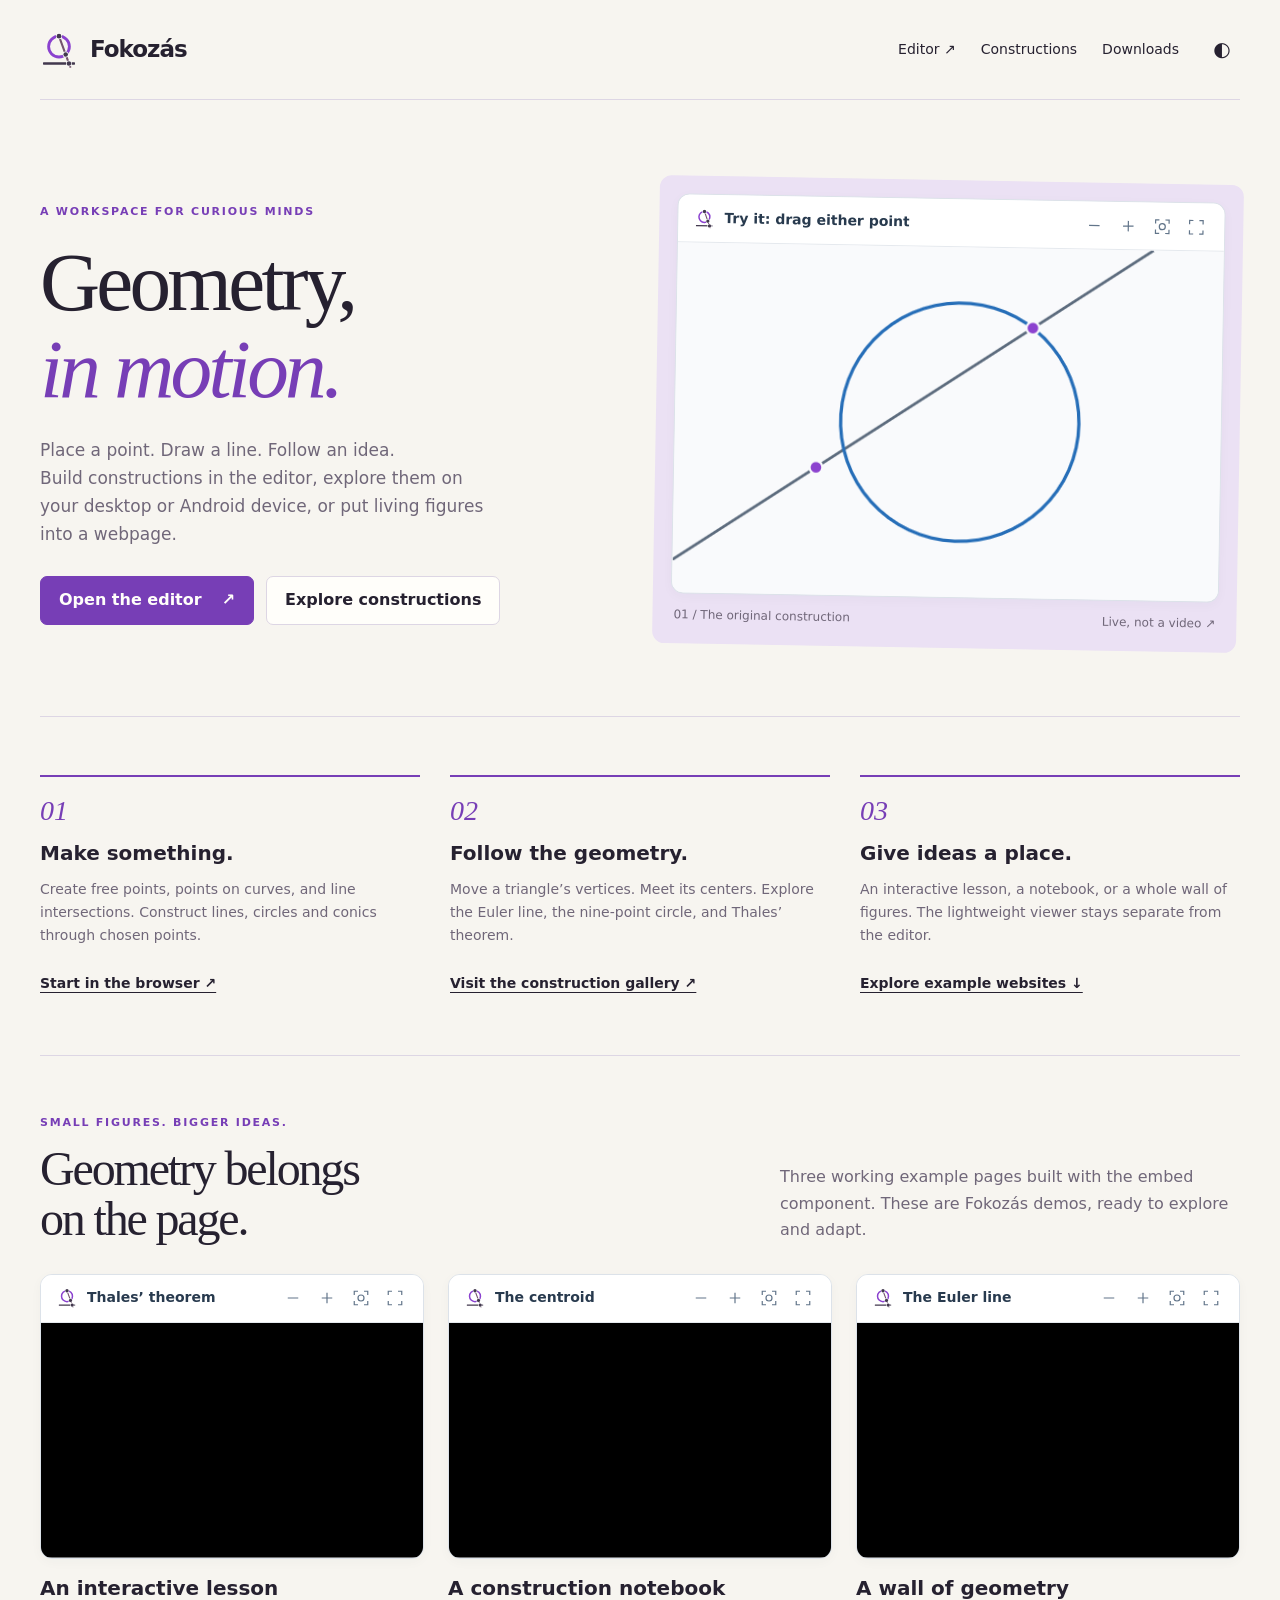
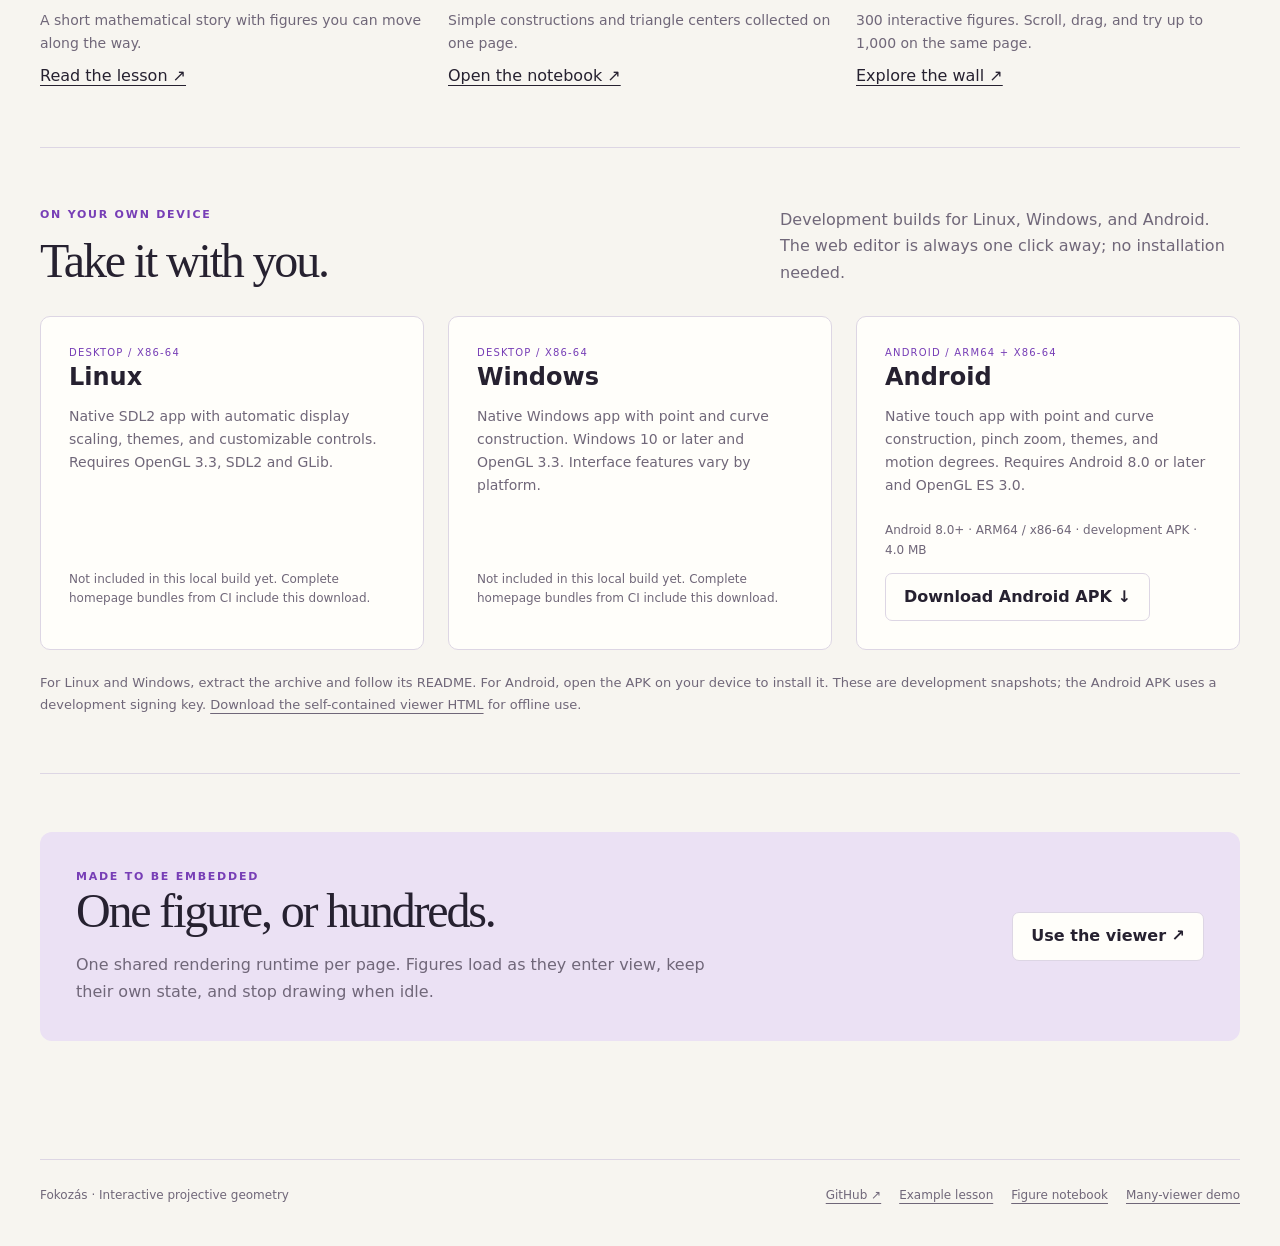
<file: index.html>
<!doctype html><html lang="en"><head><meta charset="utf-8"><meta name="viewport" content="width=device-width,initial-scale=1"><meta name="description" content="Explore geometry with Fokozás: an online editor, desktop and Android apps, and interactive constructions for your website."><title>Geometry, in motion · Fokozás</title><link rel="icon" href="favicon.svg" type="image/svg+xml"><link rel="alternate icon" href="favicon.ico"><link rel="stylesheet" href="style.css"><script src="viewer/fokozas-widget.js" defer></script><script src="portal.js" defer></script></head><body><a class="skip" href="#main">Skip to content</a><div class="wrap"><header><a class="brand" href="./"><img class="light-logo" src="logo-light.svg" alt=""><img class="dark-logo" src="logo-dark.svg" alt="">Fokozás</a><nav aria-label="Main navigation"><a href="editor/">Editor ↗</a><a href="gallery.html">Constructions</a><a href="index.html#downloads">Downloads</a><button class="theme" data-theme-cycle aria-label="Theme: system" title="Theme: system">◐</button></nav></header><main id="main">
<section class="hero"><div><div class="eyebrow">A workspace for curious minds</div><h1>Geometry,<br><em>in motion.</em></h1><p>Place a point. Draw a line. Follow an idea.<br>Build constructions in the editor, explore them on your desktop or Android device, or put living figures into a webpage.</p><div class="actions"><a class="button primary" href="editor/">Open the editor <span>↗</span></a><a class="button" href="gallery.html">Explore constructions</a></div></div><div class="hero-figure"><fokozas-viewport label="Try it: drag either point" example="demo"></fokozas-viewport><div class="figure-caption"><span>01 / The original construction</span><span>Live, not a video ↗</span></div></div></section>
<section class="section"><div class="paths"><article class="path"><span class="number">01</span><h3>Make something.</h3><p>Create free points, points on curves, and line intersections. Construct lines, circles and conics through chosen points.</p><a href="editor/">Start in the browser ↗</a></article><article class="path"><span class="number">02</span><h3>Follow the geometry.</h3><p>Move a triangle’s vertices. Meet its centers. Explore the Euler line, the nine-point circle, and Thales’ theorem.</p><a href="gallery.html">Visit the construction gallery ↗</a></article><article class="path"><span class="number">03</span><h3>Give ideas a place.</h3><p>An interactive lesson, a notebook, or a whole wall of figures. The lightweight viewer stays separate from the editor.</p><a href="#examples">Explore example websites ↓</a></article></div></section>
<section class="section" id="examples"><div class="section-heading"><div><div class="eyebrow">Small figures. Bigger ideas.</div><h2>Geometry belongs<br>on the page.</h2></div><p>Three working example pages built with the embed component. These are Fokozás demos, ready to explore and adapt.</p></div><div class="gallery-grid"><article class="construction"><fokozas-viewport label="Thales’ theorem" example="thales"></fokozas-viewport><h3>An interactive lesson</h3><p>A short mathematical story with figures you can move along the way.</p><a href="lesson.html">Read the lesson ↗</a></article><article class="construction"><fokozas-viewport label="The centroid" example="centroid"></fokozas-viewport><h3>A construction notebook</h3><p>Simple constructions and triangle centers collected on one page.</p><a href="notebook.html">Open the notebook ↗</a></article><article class="construction"><fokozas-viewport label="The Euler line" example="euler"></fokozas-viewport><h3>A wall of geometry</h3><p>300 interactive figures. Scroll, drag, and try up to 1,000 on the same page.</p><a href="stress.html">Explore the wall ↗</a></article></div></section>
<section class="section" id="downloads"><div class="section-heading"><div><div class="eyebrow">On your own device</div><h2>Take it with you.</h2></div><p>Development builds for Linux, Windows, and Android. The web editor is always one click away; no installation needed.</p></div><div class="download-grid"><article class="download" data-download="linux"><span class="tag">Desktop / x86-64</span><h3>Linux</h3><p>Native SDL2 app with automatic display scaling, themes, and customizable controls. Requires OpenGL 3.3, SDL2 and GLib.</p><p class="availability">Checking available build…</p><a class="button" download hidden>Download Linux ↓</a></article><article class="download" data-download="windows"><span class="tag">Desktop / x86-64</span><h3>Windows</h3><p>Native Windows app with point and curve construction. Windows 10 or later and OpenGL 3.3. Interface features vary by platform.</p><p class="availability">Checking available build…</p><a class="button" download hidden>Download Windows ↓</a></article><article class="download" data-download="android"><span class="tag">Android / ARM64 + x86-64</span><h3>Android</h3><p>Native touch app with point and curve construction, pinch zoom, themes, and motion degrees. Requires Android 8.0 or later and OpenGL ES 3.0.</p><p class="availability">Checking available build…</p><a class="button" download hidden>Download Android APK ↓</a></article></div><p class="note">For Linux and Windows, extract the archive and follow its README. For Android, open the APK on your device to install it. These are development snapshots; the Android APK uses a development signing key. <a href="viewer/Fokozas.html" download>Download the self-contained viewer HTML</a> for offline use.</p></section>
<section class="section"><div class="feature-band"><div><div class="eyebrow">Made to be embedded</div><h2>One figure, or hundreds.</h2><p>One shared rendering runtime per page. Figures load as they enter view, keep their own state, and stop drawing when idle.</p></div><a class="button" href="embed.html">Use the viewer ↗</a></div></section></main><footer><span>Fokozás · Interactive projective geometry</span><div><a href="https://github.com/Albertstein99/Fokozas">GitHub ↗</a><a href="lesson.html">Example lesson</a><a href="notebook.html">Figure notebook</a><a href="stress.html">Many-viewer demo</a></div></footer></div></body></html>
</file>
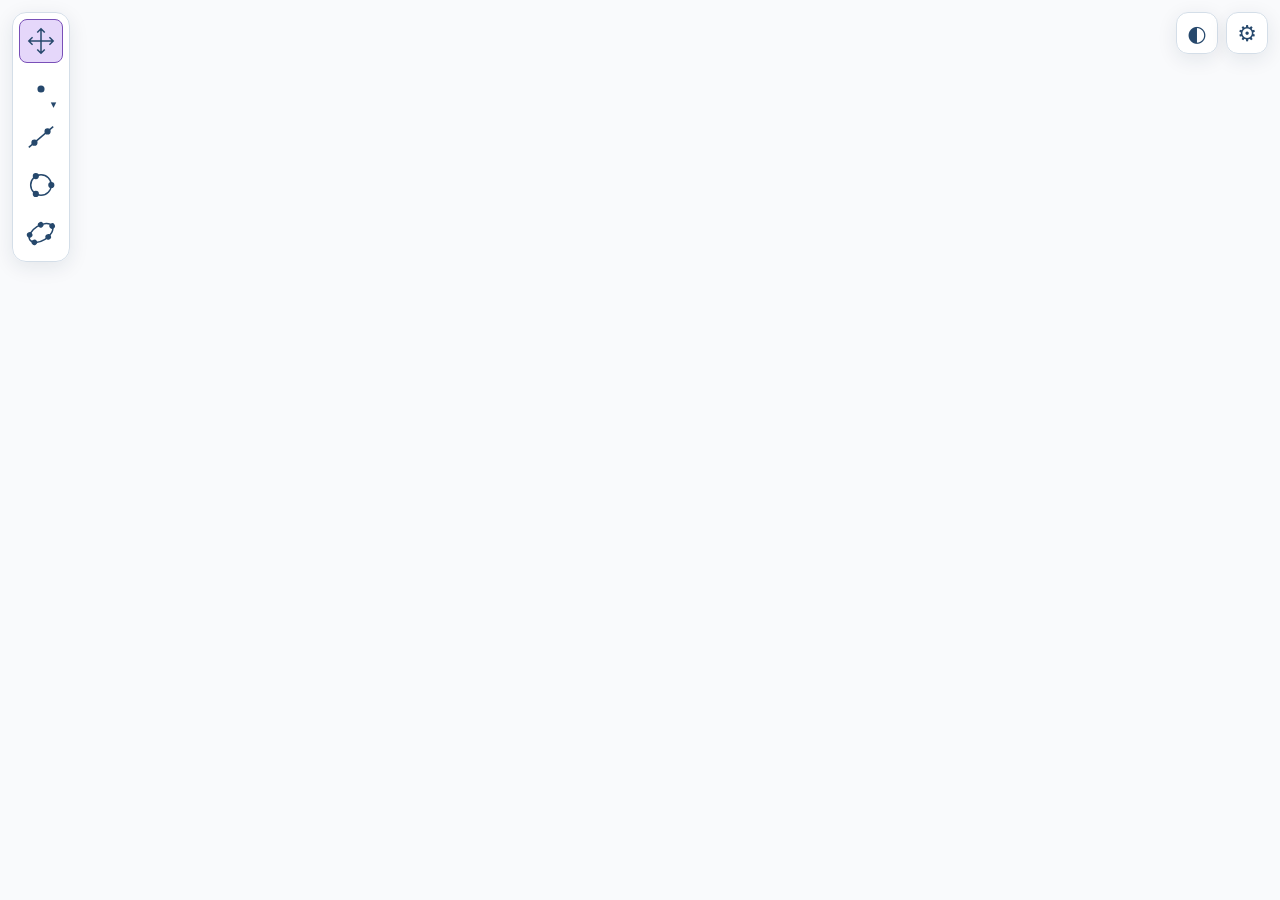
<file: editor/index.html>
<!doctype html>
<html lang="en">
<head>
  <meta charset="utf-8">
  <meta name="viewport" content="width=device-width, initial-scale=1">
  <title>Fokozás App</title>
  <style>
    :root {color-scheme:light;--bg:#f9fafc;--panel:#ffffffed;--ink:#26486c;--edge:#d4dee8;--hover:#f0eafa;--active:#e5d7fa;--accent:#7950b8;--shadow:#14283c18;}
    :root[data-theme=dark] {color-scheme:dark;--bg:#0e1218;--panel:#202832ed;--ink:#cdddf1;--edge:#394554;--hover:#352b46;--active:#50336f;--accent:#bc96ef;--shadow:#0006;}
    * {box-sizing:border-box;}
    html,body {margin:0;width:100%;height:100%;overflow:hidden;background:var(--bg);color:var(--ink);font:14px system-ui;}
    canvas {display:block;width:100%;height:100%;touch-action:none;cursor:grab;}
    canvas.dragging {cursor:grabbing;}
    canvas:focus {outline:none;}
    button,select {font:inherit;color:inherit;}
    #tools {position:absolute;z-index:2;top:12px;left:12px;display:flex;flex-direction:column;gap:4px;padding:6px;
      background:var(--panel);border:1px solid var(--edge);border-radius:14px;box-shadow:0 5px 20px var(--shadow);}
    .tool {position:relative;display:grid;place-items:center;width:44px;height:44px;padding:6px;background:transparent;border:1px solid transparent;border-radius:8px;cursor:pointer;}
    .tool:hover,.tool:focus-visible {background:var(--hover);}
    .tool[aria-pressed=true] {background:var(--active);border-color:var(--accent);}
    .tool svg {width:30px;height:30px;fill:none;stroke:currentColor;stroke-width:1.6;}
    button:focus-visible,summary:focus-visible,select:focus-visible {outline:2px solid var(--accent);outline-offset:2px;}
    .tip {display:none;position:absolute;left:calc(100% + 14px);top:50%;transform:translateY(-50%);white-space:nowrap;
      padding:6px 10px;background:var(--panel);border:1px solid var(--edge);border-radius:7px;box-shadow:0 3px 12px var(--shadow);pointer-events:none;}
    .tool:hover .tip,.tool:focus-visible .tip {display:block;}
    #point-arrow {position:absolute;right:8px;top:84px;width:15px;height:15px;padding:0;border:0;border-radius:3px;background:transparent;cursor:pointer;font-size:11px;}
    #point-menu {position:absolute;left:76px;top:60px;z-index:4;background:var(--panel);border:1px solid var(--edge);border-radius:10px;padding:6px;box-shadow:0 5px 20px var(--shadow);}
    #point-menu[hidden] {display:none;}
    #point-menu button {display:block;text-align:left;width:100%;white-space:nowrap;border:0;border-radius:5px;padding:9px 14px;background:transparent;cursor:pointer;}
    #point-menu button[aria-checked=true] {background:var(--active);}
    #point-menu button:hover {background:var(--hover);}
    #app-actions {position:absolute;z-index:3;top:12px;right:12px;display:flex;gap:8px;}
    #app-actions button {cursor:pointer;width:42px;height:42px;font-size:22px;background:var(--panel);border:1px solid var(--edge);border-radius:12px;box-shadow:0 5px 20px var(--shadow);}
    #settings-dialog {width:min(820px,calc(100% - 24px));height:min(640px,calc(100dvh - 24px));max-height:calc(100dvh - 24px);padding:20px;overflow:hidden;background:var(--bg);color:var(--ink);border:1px solid var(--edge);border-radius:14px;}
    #settings-dialog[open] {display:grid;grid-template-rows:auto minmax(0,1fr) 3em auto;}
    #settings-body {display:grid;grid-template-columns:160px minmax(0,1fr);gap:20px;min-height:0;}
    #settings-dialog::backdrop {background:#0007;}
    #settings-dialog h2 {margin:0 0 16px;font-size:20px;}
    #settings-dialog button,#settings-dialog select {padding:7px 10px;border:1px solid var(--edge);border-radius:6px;background:var(--panel);cursor:pointer;}
    #settings-dialog button:disabled {opacity:.5;cursor:default;}
    #settings-dialog [role=tablist] {display:flex;flex-direction:column;gap:4px;overflow:auto;border-right:1px solid var(--edge);padding-right:12px;}
    #settings-dialog [role=tab] {text-align:left;border-color:transparent;background:transparent;min-height:42px;flex-shrink:0;}
    #settings-dialog [role=tab]:hover {background:var(--hover);}
    #settings-dialog [role=tab][aria-selected=true] {color:var(--accent);font-weight:600;background:var(--active);border-color:transparent;box-shadow:inset 3px 0 var(--accent);}
    #settings-dialog input {accent-color:var(--accent);max-width:100%;min-width:0;}
    #settings-dialog #settings-close {background:var(--accent);color:var(--bg);border-color:var(--accent);}

    #settings-dialog [aria-selected=true],#quick-tools [aria-pressed=true] {background:var(--active);border-color:var(--accent);}
    #settings-content {min-height:0;min-width:0;overflow:auto;scrollbar-gutter:stable;padding-right:8px;}
    #settings-content label {display:flex;align-items:center;flex-wrap:wrap;gap:10px;margin:18px 0;}
    .theme-previews {display:grid;grid-template-columns:repeat(3,minmax(0,1fr));gap:12px;margin:20px 0 28px;}
    #settings-dialog .theme-preview {padding:0;border:0;background:transparent;text-align:left;}
    .theme-miniature {display:block;position:relative;aspect-ratio:1.5;border:2px solid var(--edge);border-radius:9px;background:#f9fafc;color:#9160d1;overflow:hidden;margin-bottom:8px;}
    [data-theme-choice=dark] .theme-miniature {background:#12161e;}
    [data-theme-choice=system] .theme-miniature {background:linear-gradient(90deg,#f9fafc 50%,#12161e 50%);}
    .theme-miniature svg {width:100%;height:100%;fill:none;stroke:currentColor;stroke-width:1.5;}
    .mini-bar {position:absolute;top:0;left:0;right:0;height:12%;background:#8993a330;}
    .mini-tools {position:absolute;left:7%;top:24%;width:12%;height:64%;border-radius:4px;background:#8993a330;text-align:center;font-size:12px;line-height:1.2;}
    .theme-check {display:none;position:absolute;right:3px;top:3px;border-radius:50%;background:var(--accent);color:var(--bg);width:19px;height:19px;text-align:center;}
    .theme-preview[aria-pressed=true] .theme-miniature {border-color:var(--accent);}
    .theme-preview[aria-pressed=true] .theme-check {display:block;}
    @media(max-width:520px) {.theme-previews{grid-template-columns:1fr;}.theme-miniature{max-width:200px;}}
    #settings-content p {line-height:1.5;}
    .setting-row {display:flex;align-items:center;gap:6px;flex-wrap:wrap;border-bottom:1px solid var(--edge);padding:8px 0;}
    .setting-row>span {flex:1;min-width:140px;}
    #settings-message {margin:6px 0;overflow:auto;}
    #settings-dialog footer {display:flex;justify-content:space-between;gap:12px;margin-top:14px;}
    @media(max-width:520px) {#settings-dialog{padding:12px;}#settings-body{grid-template-columns:104px minmax(0,1fr);gap:10px;}#settings-dialog [role=tablist]{padding-right:6px;}#settings-dialog [role=tab]{padding:8px 6px;}.setting-row>span{flex-basis:100%;min-width:0;}}
    #quick-tools {position:absolute;z-index:4;left:50%;bottom:64px;transform:translateX(-50%);display:flex;gap:5px;padding:7px;max-width:calc(100% - 24px);overflow:auto;background:var(--panel);border:1px solid var(--edge);border-radius:12px;box-shadow:0 5px 20px var(--shadow);}
    #quick-tools[hidden] {display:none;}
    #quick-tools svg {width:28px;height:28px;fill:none;stroke:currentColor;stroke-width:1.6;}
    #quick-tools button {display:grid;place-items:center;min-width:44px;height:44px;padding:6px;border:1px solid var(--edge);border-radius:6px;white-space:nowrap;background:transparent;cursor:pointer;}
    #tool-status,#error {position:absolute;z-index:1;bottom:16px;left:50%;transform:translateX(-50%);max-width:calc(100% - 32px);
      margin:0;padding:8px 12px;background:var(--panel);border:1px solid var(--edge);border-radius:8px;box-shadow:0 3px 12px var(--shadow);}
    #tool-status:empty {display:none;}
    #error {color:#d46c58;}
    #loading {position:absolute;top:50%;width:100%;text-align:center;pointer-events:none;}
    @media(max-height:300px) {#tools{flex-direction:row;}#point-arrow{left:84px;right:auto;top:38px;}#point-menu{top:76px;}}
    #render-warning {position:absolute;right:12px;bottom:12px;max-width:calc(100% - 24px);padding:5px 9px;border:1px solid #b48c32;border-radius:7px;background:#fff2ce;color:#624600;font:12px system-ui;z-index:3;}
  </style>
<!-- FOKOZAS ICON BEGIN -->
<link rel="icon" type="image/x-icon" href="[data-uri]">
<link rel="icon" type="image/svg+xml" sizes="any" href="data:image/svg+xml,%3Csvg%20xmlns%3D%22http%3A%2F%2Fwww.w3.org%2F2000%2Fsvg%22%20viewBox%3D%220%200%20256%20256%22%3E%3Cstyle%3E.dark%7Bdisplay%3Anone%7D%40media%28prefers-color-scheme%3Adark%29%7B.light%7Bdisplay%3Anone%7D.dark%7Bdisplay%3Ainline%7D%7D%3C%2Fstyle%3E%3Cg%20class%3D%22light%22%3E%3Cdefs%20xmlns%3D%22http%3A%2F%2Fwww.w3.org%2F2000%2Fsvg%22%3E%3CclipPath%20id%3D%22clip-simple-light-32%22%3E%3Cpath%20d%3D%22M20%2010H236V256H20Z%22%20%2F%3E%3C%2FclipPath%3E%3C%2Fdefs%3E%3Cg%20xmlns%3D%22http%3A%2F%2Fwww.w3.org%2F2000%2Fsvg%22%20clip-path%3D%22url%28%23clip-simple-light-32%29%22%3E%3Cg%20fill%3D%22none%22%20stroke-linecap%3D%22round%22%3E%3Cpath%20class%3D%22ray%22%20d%3D%22M120.474134793%2035%20L135.525865207%2035%20L210.609248176%20241.289899283%20A5%205%200%200%201%20205.910785072%20248%20L201.500832383%20248%20A5%205%200%200%201%20196.802369279%20244.710100717%20Z%22%20stroke%3D%22none%22%20stroke-width%3D%2214.144000000000002%22%20opacity%3D%221%22%20fill%3D%22%2374556e%22%20data-end-shape%3D%22horizontal-rounded-corners%22%20data-corner-radius%3D%225%22%20%2F%3E%3Cpath%20d%3D%22M25%20211.096%20H231%20A5%205%200%200%201%20236%20216.096%20V221.904%20A5%205%200%200%201%20231%20226.904%20H25%20A5%205%200%200%201%2020%20221.904%20V216.096%20A5%205%200%200%201%2025%20211.096%20Z%22%20stroke%3D%22none%22%20stroke-width%3D%2215.808000000000002%22%20fill%3D%22%2342384e%22%20data-corner-radius%3D%225%22%20%2F%3E%3Ccircle%20cx%3D%22128%22%20cy%3D%22105%22%20r%3D%2270%22%20stroke%3D%22%238b42cf%22%20stroke-width%3D%2219.136%22%20%2F%3E%3C%2Fg%3E%3Ccircle%20cx%3D%22172.99513267805776%22%20cy%3D%22158.62311101832844%22%20r%3D%2215.36%22%20fill%3D%22%2342384e%22%20stroke%3D%22%23ffffff%22%20stroke-width%3D%228.959999999999999%22%20paint-order%3D%22stroke%20fill%22%20%2F%3E%3Ccircle%20cx%3D%22194.97052310498123%22%20cy%3D%22219%22%20r%3D%2215.36%22%20fill%3D%22%2342384e%22%20stroke%3D%22%23ffffff%22%20stroke-width%3D%228.959999999999999%22%20paint-order%3D%22stroke%20fill%22%20%2F%3E%3Ccircle%20cx%3D%22128%22%20cy%3D%2235%22%20r%3D%2216.128%22%20fill%3D%22%2342384e%22%20stroke%3D%22%23ffffff%22%20stroke-width%3D%228.959999999999999%22%20paint-order%3D%22stroke%20fill%22%20%2F%3E%3C%2Fg%3E%3C%2Fg%3E%3Cg%20class%3D%22dark%22%3E%3Cdefs%20xmlns%3D%22http%3A%2F%2Fwww.w3.org%2F2000%2Fsvg%22%3E%3CclipPath%20id%3D%22clip-simple-dark-32%22%3E%3Cpath%20d%3D%22M20%2010H236V256H20Z%22%20%2F%3E%3C%2FclipPath%3E%3C%2Fdefs%3E%3Cg%20xmlns%3D%22http%3A%2F%2Fwww.w3.org%2F2000%2Fsvg%22%20clip-path%3D%22url%28%23clip-simple-dark-32%29%22%3E%3Cg%20fill%3D%22none%22%20stroke-linecap%3D%22round%22%3E%3Cpath%20class%3D%22ray%22%20d%3D%22M120.474134793%2035%20L135.525865207%2035%20L210.609248176%20241.289899283%20A5%205%200%200%201%20205.910785072%20248%20L201.500832383%20248%20A5%205%200%200%201%20196.802369279%20244.710100717%20Z%22%20stroke%3D%22none%22%20stroke-width%3D%2214.144000000000002%22%20opacity%3D%221%22%20fill%3D%22%23a3a5b0%22%20data-end-shape%3D%22horizontal-rounded-corners%22%20data-corner-radius%3D%225%22%20%2F%3E%3Cpath%20d%3D%22M25%20211.096%20H231%20A5%205%200%200%201%20236%20216.096%20V221.904%20A5%205%200%200%201%20231%20226.904%20H25%20A5%205%200%200%201%2020%20221.904%20V216.096%20A5%205%200%200%201%2025%20211.096%20Z%22%20stroke%3D%22none%22%20stroke-width%3D%2215.808000000000002%22%20fill%3D%22%23d3d5dc%22%20data-corner-radius%3D%225%22%20%2F%3E%3Ccircle%20cx%3D%22128%22%20cy%3D%22105%22%20r%3D%2270%22%20stroke%3D%22%239959e4%22%20stroke-width%3D%2219.136%22%20%2F%3E%3C%2Fg%3E%3Ccircle%20cx%3D%22172.99513267805776%22%20cy%3D%22158.62311101832844%22%20r%3D%2212.8%22%20fill%3D%22%23d3d5dc%22%20stroke%3D%22%23191a1e%22%20stroke-width%3D%228.959999999999999%22%20paint-order%3D%22stroke%20fill%22%20%2F%3E%3Ccircle%20cx%3D%22194.97052310498123%22%20cy%3D%22219%22%20r%3D%2212.8%22%20fill%3D%22%23d3d5dc%22%20stroke%3D%22%23191a1e%22%20stroke-width%3D%228.959999999999999%22%20paint-order%3D%22stroke%20fill%22%20%2F%3E%3Ccircle%20cx%3D%22128%22%20cy%3D%2235%22%20r%3D%2213.440000000000001%22%20fill%3D%22%23d3d5dc%22%20stroke%3D%22%23191a1e%22%20stroke-width%3D%228.959999999999999%22%20paint-order%3D%22stroke%20fill%22%20%2F%3E%3C%2Fg%3E%3C%2Fg%3E%3C%2Fsvg%3E">
<!-- FOKOZAS ICON END -->
</head>
<body>
  <canvas id="canvas" tabindex="0" aria-label="Geometry canvas"></canvas>
  <nav id="tools" aria-label="Construction tools"></nav>
  <div id="point-menu" role="menu" aria-label="Point creation mode" hidden></div>
  <div id="app-actions"><button id="theme-cycle" type="button" title="Theme: System" aria-label="Theme: System">◐</button><button id="settings-open" type="button" title="Settings" aria-label="Settings" disabled>⚙</button></div>
  <dialog id="settings-dialog" aria-labelledby="settings-title">
    <h2 id="settings-title">Settings</h2>
    <div id="settings-body">
      <div role="tablist" aria-label="Settings categories" aria-orientation="vertical"></div>
      <div id="settings-content" role="tabpanel" tabindex="0"></div>
    </div>
    <p id="settings-message" role="status"></p>
    <footer><button id="settings-reset" type="button">Restore defaults</button><button id="settings-close" type="button">Done</button></footer>
  </dialog>
  <nav id="quick-tools" aria-label="Quick tools" hidden></nav>
  <p id="tool-status" role="status"></p>
  <p id="error" role="alert" hidden></p>
  <span id="render-warning" role="status" tabindex="0" title="Compatibility rendering — WebGL2 is unavailable; rendering may be slower." aria-label="Compatibility rendering — WebGL2 is unavailable; rendering may be slower." hidden>⚠ Compatibility rendering</span>
  <p id="loading" role="status"><img alt="" width="64" height="64" style="display:block;margin:0 auto 12px" src="data:image/svg+xml,%3Csvg%20xmlns%3D%22http%3A%2F%2Fwww.w3.org%2F2000%2Fsvg%22%20viewBox%3D%220%200%20256%20256%22%3E%3Cstyle%3E.dark%7Bdisplay%3Anone%7D%40media%28prefers-color-scheme%3Adark%29%7B.light%7Bdisplay%3Anone%7D.dark%7Bdisplay%3Ainline%7D%7D%3C%2Fstyle%3E%3Cg%20class%3D%22light%22%3E%3Cdefs%20xmlns%3D%22http%3A%2F%2Fwww.w3.org%2F2000%2Fsvg%22%3E%3CclipPath%20id%3D%22clip-full-light-96%22%3E%3Cpath%20d%3D%22M0%200H256V256H0Z%22%20%2F%3E%3C%2FclipPath%3E%3C%2Fdefs%3E%3Cg%20xmlns%3D%22http%3A%2F%2Fwww.w3.org%2F2000%2Fsvg%22%20clip-path%3D%22url%28%23clip-full-light-96%29%22%3E%3Cg%20fill%3D%22none%22%20stroke-linecap%3D%22round%22%3E%3Cpath%20class%3D%22ray%22%20d%3D%22M128%2035%20L586.993464006%20300%22%20stroke%3D%22%2374556e%22%20stroke-width%3D%228.5%22%20opacity%3D%220.5569230769230769%22%20%2F%3E%3Cpath%20class%3D%22ray%22%20d%3D%22M128%2035%20L350.361402262%20300%22%20stroke%3D%22%2374556e%22%20stroke-width%3D%228.5%22%20opacity%3D%220.7784615384615384%22%20%2F%3E%3Cpath%20class%3D%22ray%22%20d%3D%22M128%2035%20L224.452112081%20300%22%20stroke%3D%22%2374556e%22%20stroke-width%3D%228.5%22%20opacity%3D%221.0%22%20%2F%3E%3Cpath%20class%3D%22ray%22%20d%3D%22M128%2035%20L128.000000000%20300%22%20stroke%3D%22%2374556e%22%20stroke-width%3D%228.5%22%20opacity%3D%220.7784615384615384%22%20%2F%3E%3Cpath%20class%3D%22ray%22%20d%3D%22M128%2035%20L31.547887919%20300%22%20stroke%3D%22%2374556e%22%20stroke-width%3D%228.5%22%20opacity%3D%220.5569230769230769%22%20%2F%3E%3Cpath%20class%3D%22ray%22%20d%3D%22M128%2035%20L-94.361402262%20300%22%20stroke%3D%22%2374556e%22%20stroke-width%3D%228.5%22%20opacity%3D%220.37360000000000004%22%20%2F%3E%3Cpath%20class%3D%22ray%22%20d%3D%22M128%2035%20L-330.993464006%20300%22%20stroke%3D%22%2374556e%22%20stroke-width%3D%228.5%22%20opacity%3D%220.37360000000000004%22%20%2F%3E%3Cpath%20d%3D%22M0%20219H256%22%20stroke%3D%22%2342384e%22%20stroke-width%3D%2211%22%20%2F%3E%3Ccircle%20cx%3D%22128%22%20cy%3D%22105%22%20r%3D%2270%22%20stroke%3D%22%238b42cf%22%20stroke-width%3D%2213.5%22%20%2F%3E%3C%2Fg%3E%3Ccircle%20cx%3D%22172.99513267805776%22%20cy%3D%22158.62311101832844%22%20r%3D%2211.9808%22%20fill%3D%22%2342384e%22%20stroke%3D%22%23ffffff%22%20stroke-width%3D%227.91325773622975%22%20paint-order%3D%22stroke%20fill%22%20%2F%3E%3Ccircle%20cx%3D%22194.97052310498123%22%20cy%3D%22219%22%20r%3D%2211.9808%22%20fill%3D%22%2342384e%22%20stroke%3D%22%23ffffff%22%20stroke-width%3D%227.91325773622975%22%20paint-order%3D%22stroke%20fill%22%20%2F%3E%3Ccircle%20cx%3D%22128%22%20cy%3D%2235%22%20r%3D%2212.57984%22%20fill%3D%22%2342384e%22%20stroke%3D%22%23ffffff%22%20stroke-width%3D%227.91325773622975%22%20paint-order%3D%22stroke%20fill%22%20%2F%3E%3C%2Fg%3E%3C%2Fg%3E%3Cg%20class%3D%22dark%22%3E%3Cdefs%20xmlns%3D%22http%3A%2F%2Fwww.w3.org%2F2000%2Fsvg%22%3E%3CclipPath%20id%3D%22clip-full-dark-96%22%3E%3Cpath%20d%3D%22M0%200H256V256H0Z%22%20%2F%3E%3C%2FclipPath%3E%3C%2Fdefs%3E%3Cg%20xmlns%3D%22http%3A%2F%2Fwww.w3.org%2F2000%2Fsvg%22%20clip-path%3D%22url%28%23clip-full-dark-96%29%22%3E%3Cg%20fill%3D%22none%22%20stroke-linecap%3D%22round%22%3E%3Cpath%20class%3D%22ray%22%20d%3D%22M128%2035%20L586.993464006%20300%22%20stroke%3D%22%23a3a5b0%22%20stroke-width%3D%228.5%22%20opacity%3D%220.5569230769230769%22%20%2F%3E%3Cpath%20class%3D%22ray%22%20d%3D%22M128%2035%20L350.361402262%20300%22%20stroke%3D%22%23a3a5b0%22%20stroke-width%3D%228.5%22%20opacity%3D%220.7784615384615384%22%20%2F%3E%3Cpath%20class%3D%22ray%22%20d%3D%22M128%2035%20L224.452112081%20300%22%20stroke%3D%22%23a3a5b0%22%20stroke-width%3D%228.5%22%20opacity%3D%221.0%22%20%2F%3E%3Cpath%20class%3D%22ray%22%20d%3D%22M128%2035%20L128.000000000%20300%22%20stroke%3D%22%23a3a5b0%22%20stroke-width%3D%228.5%22%20opacity%3D%220.7784615384615384%22%20%2F%3E%3Cpath%20class%3D%22ray%22%20d%3D%22M128%2035%20L31.547887919%20300%22%20stroke%3D%22%23a3a5b0%22%20stroke-width%3D%228.5%22%20opacity%3D%220.5569230769230769%22%20%2F%3E%3Cpath%20class%3D%22ray%22%20d%3D%22M128%2035%20L-94.361402262%20300%22%20stroke%3D%22%23a3a5b0%22%20stroke-width%3D%228.5%22%20opacity%3D%220.37360000000000004%22%20%2F%3E%3Cpath%20class%3D%22ray%22%20d%3D%22M128%2035%20L-330.993464006%20300%22%20stroke%3D%22%23a3a5b0%22%20stroke-width%3D%228.5%22%20opacity%3D%220.37360000000000004%22%20%2F%3E%3Cpath%20d%3D%22M0%20219H256%22%20stroke%3D%22%23d3d5dc%22%20stroke-width%3D%2211%22%20%2F%3E%3Ccircle%20cx%3D%22128%22%20cy%3D%22105%22%20r%3D%2270%22%20stroke%3D%22%239959e4%22%20stroke-width%3D%2213.5%22%20%2F%3E%3C%2Fg%3E%3Ccircle%20cx%3D%22172.99513267805776%22%20cy%3D%22158.62311101832844%22%20r%3D%229.984000000000002%22%20fill%3D%22%23d3d5dc%22%20stroke%3D%22%23191a1e%22%20stroke-width%3D%227.91325773622975%22%20paint-order%3D%22stroke%20fill%22%20%2F%3E%3Ccircle%20cx%3D%22194.97052310498123%22%20cy%3D%22219%22%20r%3D%229.984000000000002%22%20fill%3D%22%23d3d5dc%22%20stroke%3D%22%23191a1e%22%20stroke-width%3D%227.91325773622975%22%20paint-order%3D%22stroke%20fill%22%20%2F%3E%3Ccircle%20cx%3D%22128%22%20cy%3D%2235%22%20r%3D%2210.483200000000002%22%20fill%3D%22%23d3d5dc%22%20stroke%3D%22%23191a1e%22%20stroke-width%3D%227.91325773622975%22%20paint-order%3D%22stroke%20fill%22%20%2F%3E%3C%2Fg%3E%3C%2Fg%3E%3C%2Fsvg%3E">Loading…</p>
  <script src="viewport-navigation.js"></script>
  <script src="app-settings.js"></script>
  <script>
    const icons=[
      '<path d="M16 3v26M3 16h26M12 7l4-4 4 4M12 25l4 4 4-4M7 12l-4 4 4 4M25 12l4 4-4 4"/>',
      '<circle cx="16" cy="16" r="3" fill="currentColor"/>',
      '<path d="m3 27 26-22"/><circle cx="9" cy="22" r="2.5" fill="currentColor"/><circle cx="23" cy="10" r="2.5" fill="currentColor"/>',
      '<circle cx="16" cy="16" r="11"/><g fill="currentColor"><circle cx="27" cy="16" r="2.5"/><circle cx="10.5" cy="25.5" r="2.5"/><circle cx="10.5" cy="6.5" r="2.5"/></g>',
      '<g transform="rotate(-32 16 16)"><ellipse cx="16" cy="16" rx="14" ry="8"/><g fill="currentColor"><circle cx="30.000" cy="16.000" r="2.2"/><circle cx="20.326" cy="23.608" r="2.2"/><circle cx="4.674" cy="20.702" r="2.2"/><circle cx="4.674" cy="11.298" r="2.2"/><circle cx="20.326" cy="8.392" r="2.2"/></g></g>'
    ];
    ['Move','Point','Line','Circle','Conic'].forEach((name,i)=>{
      const button=document.createElement('button');button.type='button';button.className='tool';button.disabled=true;
      button.setAttribute('aria-label',name);button.setAttribute('aria-pressed',String(i===0));
      button.innerHTML=`<svg viewBox="0 0 32 32" aria-hidden="true">${icons[i]}</svg><span class="tip">${name}</span>`;
      document.querySelector('#tools').append(button);
    });
    const arrow=document.createElement('button');arrow.id='point-arrow';arrow.type='button';arrow.textContent='▾';arrow.disabled=true;
    arrow.setAttribute('aria-label','Point creation mode');arrow.setAttribute('aria-haspopup','menu');arrow.setAttribute('aria-expanded','false');
    document.querySelector('#tools').append(arrow);
    const modes=document.querySelector('#point-menu');
    function closeModes(){modes.hidden=true;arrow.setAttribute('aria-expanded','false');}
    function openModes(){modes.hidden=false;arrow.setAttribute('aria-expanded','true');modes.querySelector('button').focus();}
    arrow.onclick=()=>{if(modes.hidden)openModes();else closeModes();};
    function selectMode(i){
      Module.cancelNavigation();Module._point_mode_set(i);Module.onPointToolChanged(1);
      Module.activeAction=['tool.point','point.free','point.constrained','point.incidence'][i];
      for(const [j,b] of [...modes.children].entries())b.setAttribute('aria-checked',String(i===j));
      closeModes();Module.canvas.focus();
    }
    ['Automatic','Free','Constrained','Incidence (two lines)'].forEach((name,i)=>{
      const button=document.createElement('button');button.type='button';button.textContent=name;button.setAttribute('role','menuitemradio');button.setAttribute('aria-checked',String(i===0));
      button.onclick=()=>selectMode(i);
      modes.append(button);
    });
    document.addEventListener('pointerdown',e=>{if(!modes.contains(e.target) && e.target!==arrow)closeModes();});
    modes.addEventListener('keydown',e=>{
      const buttons=[...modes.children],index=buttons.indexOf(document.activeElement);
      if(e.key==='Escape'){closeModes();arrow.focus();e.preventDefault();}
      if(e.key==='ArrowDown'||e.key==='ArrowUp'){buttons[(index+(e.key==='ArrowDown'?1:3))%4].focus();e.preventDefault();}
    });
    const appearance=appearanceSettings();
    appearance.subscribe(state=>{
      document.documentElement.dataset.theme=state.dark?'dark':'light';
      const button=document.querySelector('#theme-cycle');button.textContent={system:'◐',light:'☀',dark:'☾'}[state.preference];
      button.title='Theme: '+state.preference+' (click to cycle)';button.setAttribute('aria-label',button.title);
      Module?._theme_set?.(state.dark?1:0);
    });
    document.querySelector('#theme-cycle').onclick=()=>appearance.cycle();
    var Module={
      canvas:document.querySelector('#canvas'),
      onRuntimeInitialized(){
        document.querySelector('#loading').hidden=true;initializeViewportNavigation(Module);
        Module._theme_set(appearance.dark?1:0);arrow.disabled=false;
        const buttons=document.querySelectorAll('#tools .tool');
        Module.activeAction='tool.move';
        Module.onPointToolChanged=value=>{if(value===1)for(const [i,b] of [...modes.children].entries())b.setAttribute('aria-checked',String(i===0));Module.activeAction=['tool.move','tool.point','tool.line','tool.circle','tool.conic'][value];closeModes();buttons.forEach((button,i)=>button.setAttribute('aria-pressed',String(i===value)));};
        buttons.forEach((button,i)=>{button.disabled=false;button.onclick=()=>{Module.selectPointTool(i);Module.canvas.focus({preventScroll:true});};});
        buttons[1].ondblclick=openModes;
        initializeAppSettings(Module,openModes,selectMode);document.querySelector('#settings-open').disabled=false;
      },
      onAbort(){document.querySelector('#loading').hidden=true;const error=document.querySelector('#error');error.textContent='The app could not be loaded. Please reload.';error.hidden=false;}
    };
  </script>
  <script async type="text/javascript" src="editor.js"></script>
</body>
</html>
</file>
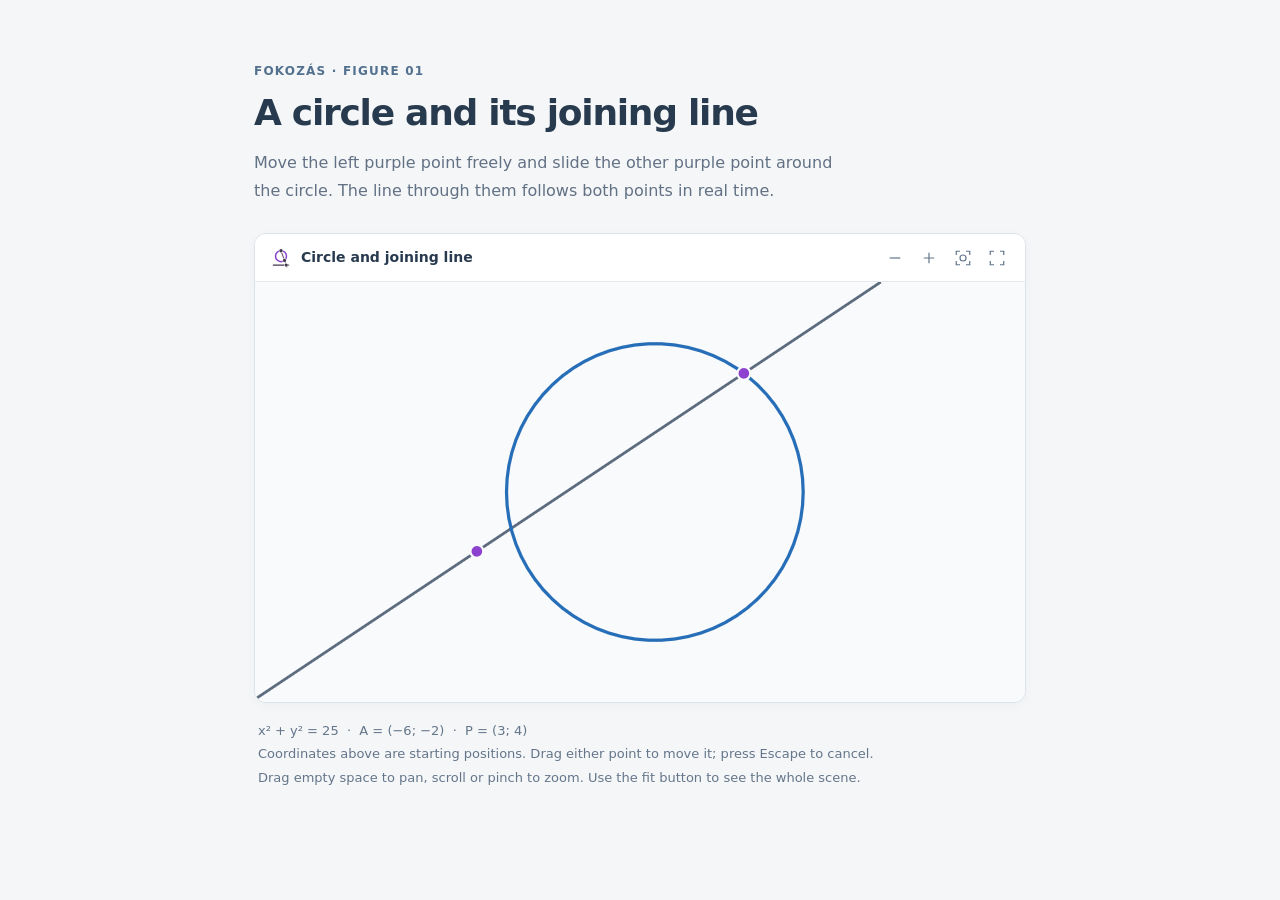
<file: viewer/index.html>
<!doctype html>
<html lang="en">
<head>
  <meta charset="utf-8">
  <meta name="viewport" content="width=device-width, initial-scale=1">
  <title>Fokozás · Geometry figure</title>
  <script src="fokozas-widget.js" defer></script>
  <style>
    :root {color-scheme:light;}
    :root[data-theme=dark] {color-scheme:dark;}
    :root[data-theme=dark] body {background:#0e1218;color:#cdddf1;}
    :root[data-theme=dark] .intro,:root[data-theme=dark] figcaption,:root[data-theme=dark] .eyebrow {color:#9caec3;}
    * { box-sizing: border-box; }
    body { margin: 0; background: #f4f6f8; color: #283a4e; font-family: system-ui, sans-serif; }
    main { max-width: 820px; margin: 0 auto; padding: 64px 24px 48px; }
    .eyebrow { margin: 0 0 14px; color: #53718f; font-size: 12px; font-weight: 650; letter-spacing: .1em; }
    h1 { margin: 0 0 16px; font-size: clamp(26px, 4vw, 36px); font-weight: 600; letter-spacing: -.035em; }
    .intro { max-width: 600px; margin: 0 0 28px; color: #627184; font-size: 16px; line-height: 1.75; }
    figure { margin: 0; }
    fokozas-viewport { --fokozas-height: clamp(320px, 56vw, 470px); }
    figcaption { padding: 16px 4px 0; font-size: 13px; line-height: 1.8; color: #65768a; }
    .equation { white-space: nowrap; }
    @media (max-width: 500px) { main { padding: 32px 16px; } }
  </style>
  <script>window.addEventListener('DOMContentLoaded',()=>appearanceSettings().subscribe(s=>{document.documentElement.dataset.theme=s.dark?'dark':'light';}));</script>
<!-- FOKOZAS ICON BEGIN -->
<link rel="icon" type="image/x-icon" href="[data-uri]">
<link rel="icon" type="image/svg+xml" sizes="any" href="data:image/svg+xml,%3Csvg%20xmlns%3D%22http%3A%2F%2Fwww.w3.org%2F2000%2Fsvg%22%20viewBox%3D%220%200%20256%20256%22%3E%3Cstyle%3E.dark%7Bdisplay%3Anone%7D%40media%28prefers-color-scheme%3Adark%29%7B.light%7Bdisplay%3Anone%7D.dark%7Bdisplay%3Ainline%7D%7D%3C%2Fstyle%3E%3Cg%20class%3D%22light%22%3E%3Cdefs%20xmlns%3D%22http%3A%2F%2Fwww.w3.org%2F2000%2Fsvg%22%3E%3CclipPath%20id%3D%22clip-simple-light-32%22%3E%3Cpath%20d%3D%22M20%2010H236V256H20Z%22%20%2F%3E%3C%2FclipPath%3E%3C%2Fdefs%3E%3Cg%20xmlns%3D%22http%3A%2F%2Fwww.w3.org%2F2000%2Fsvg%22%20clip-path%3D%22url%28%23clip-simple-light-32%29%22%3E%3Cg%20fill%3D%22none%22%20stroke-linecap%3D%22round%22%3E%3Cpath%20class%3D%22ray%22%20d%3D%22M120.474134793%2035%20L135.525865207%2035%20L210.609248176%20241.289899283%20A5%205%200%200%201%20205.910785072%20248%20L201.500832383%20248%20A5%205%200%200%201%20196.802369279%20244.710100717%20Z%22%20stroke%3D%22none%22%20stroke-width%3D%2214.144000000000002%22%20opacity%3D%221%22%20fill%3D%22%2374556e%22%20data-end-shape%3D%22horizontal-rounded-corners%22%20data-corner-radius%3D%225%22%20%2F%3E%3Cpath%20d%3D%22M25%20211.096%20H231%20A5%205%200%200%201%20236%20216.096%20V221.904%20A5%205%200%200%201%20231%20226.904%20H25%20A5%205%200%200%201%2020%20221.904%20V216.096%20A5%205%200%200%201%2025%20211.096%20Z%22%20stroke%3D%22none%22%20stroke-width%3D%2215.808000000000002%22%20fill%3D%22%2342384e%22%20data-corner-radius%3D%225%22%20%2F%3E%3Ccircle%20cx%3D%22128%22%20cy%3D%22105%22%20r%3D%2270%22%20stroke%3D%22%238b42cf%22%20stroke-width%3D%2219.136%22%20%2F%3E%3C%2Fg%3E%3Ccircle%20cx%3D%22172.99513267805776%22%20cy%3D%22158.62311101832844%22%20r%3D%2215.36%22%20fill%3D%22%2342384e%22%20stroke%3D%22%23ffffff%22%20stroke-width%3D%228.959999999999999%22%20paint-order%3D%22stroke%20fill%22%20%2F%3E%3Ccircle%20cx%3D%22194.97052310498123%22%20cy%3D%22219%22%20r%3D%2215.36%22%20fill%3D%22%2342384e%22%20stroke%3D%22%23ffffff%22%20stroke-width%3D%228.959999999999999%22%20paint-order%3D%22stroke%20fill%22%20%2F%3E%3Ccircle%20cx%3D%22128%22%20cy%3D%2235%22%20r%3D%2216.128%22%20fill%3D%22%2342384e%22%20stroke%3D%22%23ffffff%22%20stroke-width%3D%228.959999999999999%22%20paint-order%3D%22stroke%20fill%22%20%2F%3E%3C%2Fg%3E%3C%2Fg%3E%3Cg%20class%3D%22dark%22%3E%3Cdefs%20xmlns%3D%22http%3A%2F%2Fwww.w3.org%2F2000%2Fsvg%22%3E%3CclipPath%20id%3D%22clip-simple-dark-32%22%3E%3Cpath%20d%3D%22M20%2010H236V256H20Z%22%20%2F%3E%3C%2FclipPath%3E%3C%2Fdefs%3E%3Cg%20xmlns%3D%22http%3A%2F%2Fwww.w3.org%2F2000%2Fsvg%22%20clip-path%3D%22url%28%23clip-simple-dark-32%29%22%3E%3Cg%20fill%3D%22none%22%20stroke-linecap%3D%22round%22%3E%3Cpath%20class%3D%22ray%22%20d%3D%22M120.474134793%2035%20L135.525865207%2035%20L210.609248176%20241.289899283%20A5%205%200%200%201%20205.910785072%20248%20L201.500832383%20248%20A5%205%200%200%201%20196.802369279%20244.710100717%20Z%22%20stroke%3D%22none%22%20stroke-width%3D%2214.144000000000002%22%20opacity%3D%221%22%20fill%3D%22%23a3a5b0%22%20data-end-shape%3D%22horizontal-rounded-corners%22%20data-corner-radius%3D%225%22%20%2F%3E%3Cpath%20d%3D%22M25%20211.096%20H231%20A5%205%200%200%201%20236%20216.096%20V221.904%20A5%205%200%200%201%20231%20226.904%20H25%20A5%205%200%200%201%2020%20221.904%20V216.096%20A5%205%200%200%201%2025%20211.096%20Z%22%20stroke%3D%22none%22%20stroke-width%3D%2215.808000000000002%22%20fill%3D%22%23d3d5dc%22%20data-corner-radius%3D%225%22%20%2F%3E%3Ccircle%20cx%3D%22128%22%20cy%3D%22105%22%20r%3D%2270%22%20stroke%3D%22%239959e4%22%20stroke-width%3D%2219.136%22%20%2F%3E%3C%2Fg%3E%3Ccircle%20cx%3D%22172.99513267805776%22%20cy%3D%22158.62311101832844%22%20r%3D%2212.8%22%20fill%3D%22%23d3d5dc%22%20stroke%3D%22%23191a1e%22%20stroke-width%3D%228.959999999999999%22%20paint-order%3D%22stroke%20fill%22%20%2F%3E%3Ccircle%20cx%3D%22194.97052310498123%22%20cy%3D%22219%22%20r%3D%2212.8%22%20fill%3D%22%23d3d5dc%22%20stroke%3D%22%23191a1e%22%20stroke-width%3D%228.959999999999999%22%20paint-order%3D%22stroke%20fill%22%20%2F%3E%3Ccircle%20cx%3D%22128%22%20cy%3D%2235%22%20r%3D%2213.440000000000001%22%20fill%3D%22%23d3d5dc%22%20stroke%3D%22%23191a1e%22%20stroke-width%3D%228.959999999999999%22%20paint-order%3D%22stroke%20fill%22%20%2F%3E%3C%2Fg%3E%3C%2Fg%3E%3C%2Fsvg%3E">
<!-- FOKOZAS ICON END -->
</head>
<body>
  <main>
    <p class="eyebrow">FOKOZÁS · FIGURE 01</p>
    <h1>A circle and its joining line</h1>
    <p class="intro">Move the left purple point freely and slide the other purple point around the circle. The line through them follows both points in real time.</p>
    <figure>
      <fokozas-viewport label="Circle and joining line"></fokozas-viewport>
      <figcaption>
        <span class="equation">x² + y² = 25</span> &nbsp;·&nbsp;
        <span class="equation">A = (−6; −2)</span> &nbsp;·&nbsp;
        <span class="equation">P = (3; 4)</span>
        <br>Coordinates above are starting positions. Drag either point to move it; press Escape to cancel.
        <br>Drag empty space to pan, scroll or pinch to zoom. Use the fit button to see the whole scene.
      </figcaption>
    </figure>
  </main>
</body>
</html>
</file>
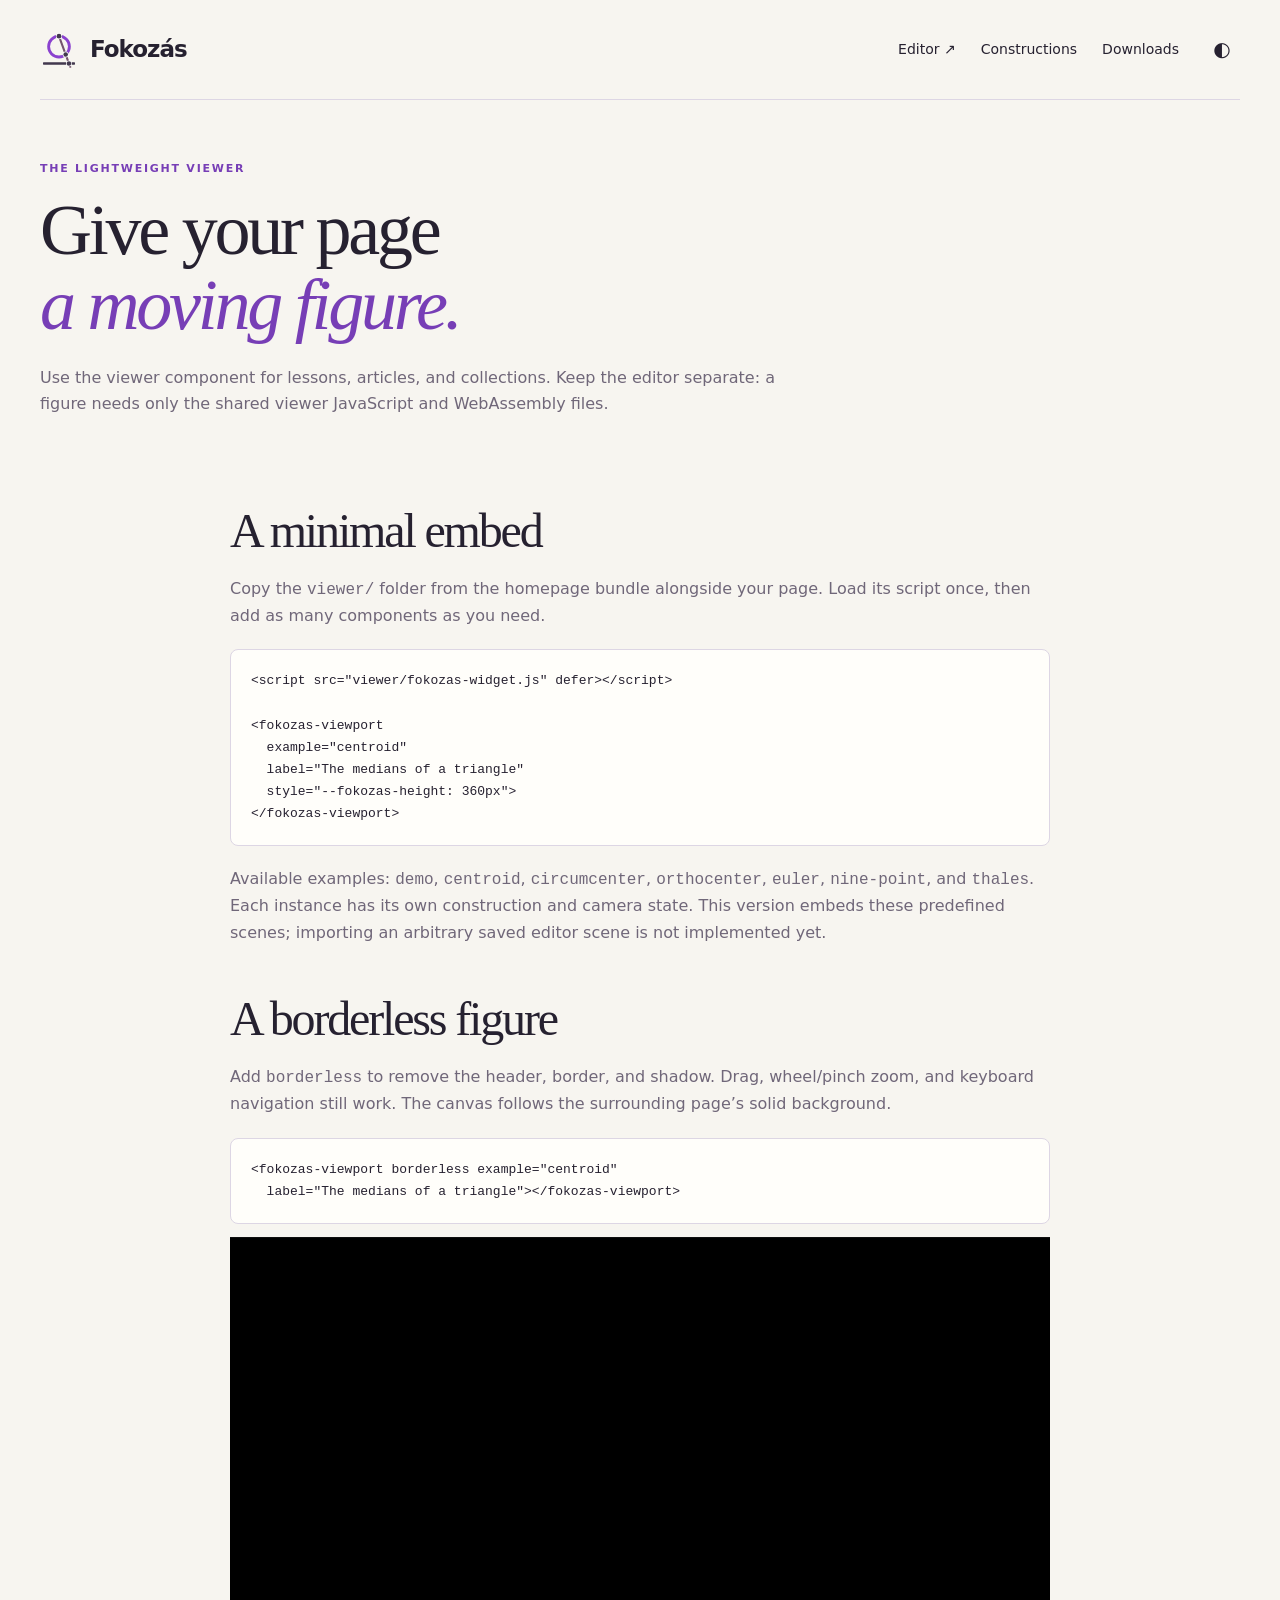
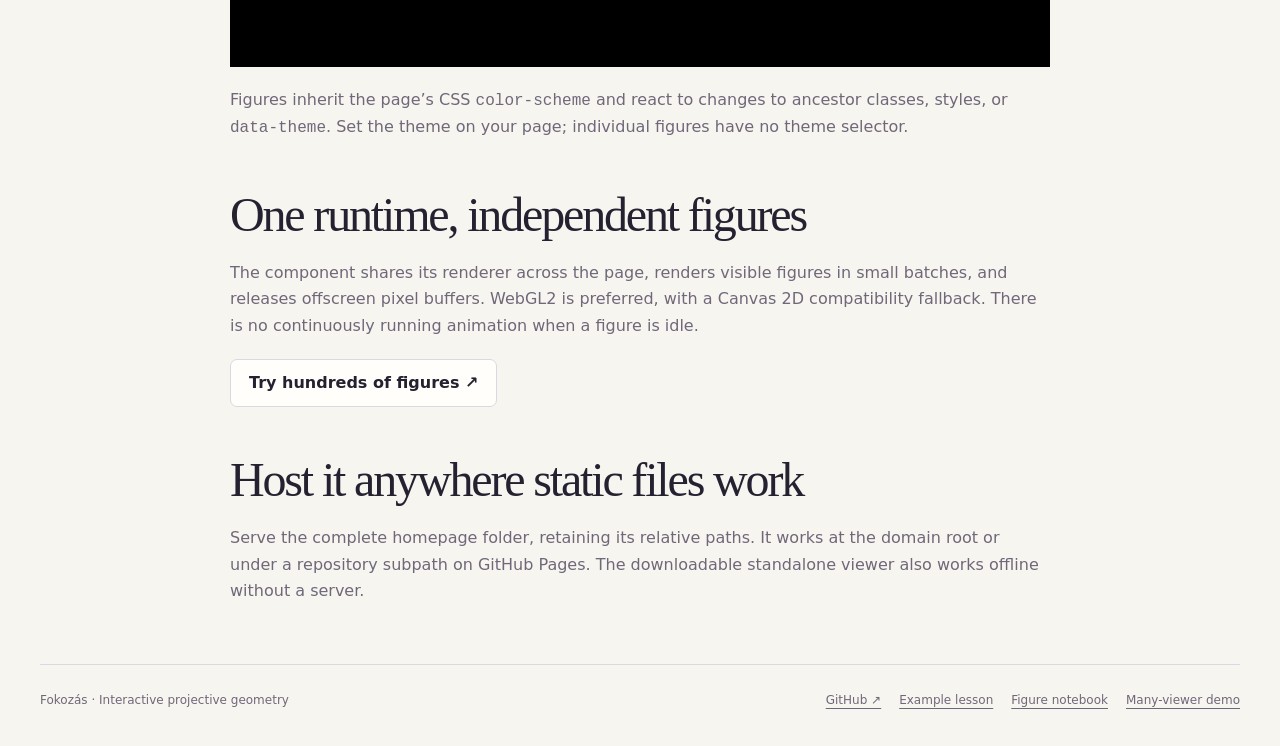
<file: embed.html>
<!doctype html><html lang="en"><head><meta charset="utf-8"><meta name="viewport" content="width=device-width,initial-scale=1"><meta name="description" content="Explore geometry with Fokozás: an online editor, desktop apps, and interactive constructions for your website."><title>Embed a construction · Fokozás</title><link rel="icon" href="favicon.svg" type="image/svg+xml"><link rel="alternate icon" href="favicon.ico"><link rel="stylesheet" href="style.css"><script src="viewer/fokozas-widget.js" defer></script><script src="portal.js" defer></script></head><body><a class="skip" href="#main">Skip to content</a><div class="wrap"><header><a class="brand" href="./"><img class="light-logo" src="logo-light.svg" alt=""><img class="dark-logo" src="logo-dark.svg" alt="">Fokozás</a><nav aria-label="Main navigation"><a href="editor/">Editor ↗</a><a href="gallery.html">Constructions</a><a href="index.html#downloads">Downloads</a><button class="theme" data-theme-cycle aria-label="Theme: system" title="Theme: system">◐</button></nav></header><main id="main"><section class="intro"><div class="eyebrow">The lightweight viewer</div><h1>Give your page<br><em>a moving figure.</em></h1><p>Use the viewer component for lessons, articles, and collections. Keep the editor separate: a figure needs only the shared viewer JavaScript and WebAssembly files.</p></section><article class="article"><h2>A minimal embed</h2><p>Copy the <code>viewer/</code> folder from the homepage bundle alongside your page. Load its script once, then add as many components as you need.</p><pre><code>&lt;script src="viewer/fokozas-widget.js" defer&gt;&lt;/script&gt;

&lt;fokozas-viewport
  example="centroid"
  label="The medians of a triangle"
  style="--fokozas-height: 360px"&gt;
&lt;/fokozas-viewport&gt;</code></pre><p>Available examples: <code>demo</code>, <code>centroid</code>, <code>circumcenter</code>, <code>orthocenter</code>, <code>euler</code>, <code>nine-point</code>, and <code>thales</code>. Each instance has its own construction and camera state. This version embeds these predefined scenes; importing an arbitrary saved editor scene is not implemented yet.</p><h2>A borderless figure</h2><p>Add <code>borderless</code> to remove the header, border, and shadow. Drag, wheel/pinch zoom, and keyboard navigation still work. The canvas follows the surrounding page’s solid background.</p><pre><code>&lt;fokozas-viewport borderless example="centroid"
  label="The medians of a triangle"&gt;&lt;/fokozas-viewport&gt;</code></pre><fokozas-viewport borderless example="centroid" label="Borderless centroid example"></fokozas-viewport><p>Figures inherit the page’s CSS <code>color-scheme</code> and react to changes to ancestor classes, styles, or <code>data-theme</code>. Set the theme on your page; individual figures have no theme selector.</p><h2>One runtime, independent figures</h2><p>The component shares its renderer across the page, renders visible figures in small batches, and releases offscreen pixel buffers. WebGL2 is preferred, with a Canvas 2D compatibility fallback. There is no continuously running animation when a figure is idle.</p><a class="button" href="stress.html">Try hundreds of figures ↗</a><h2>Host it anywhere static files work</h2><p>Serve the complete homepage folder, retaining its relative paths. It works at the domain root or under a repository subpath on GitHub Pages. The downloadable standalone viewer also works offline without a server.</p></article></main><footer><span>Fokozás · Interactive projective geometry</span><div><a href="https://github.com/Albertstein99/Fokozas">GitHub ↗</a><a href="lesson.html">Example lesson</a><a href="notebook.html">Figure notebook</a><a href="stress.html">Many-viewer demo</a></div></footer></div></body></html>
</file>
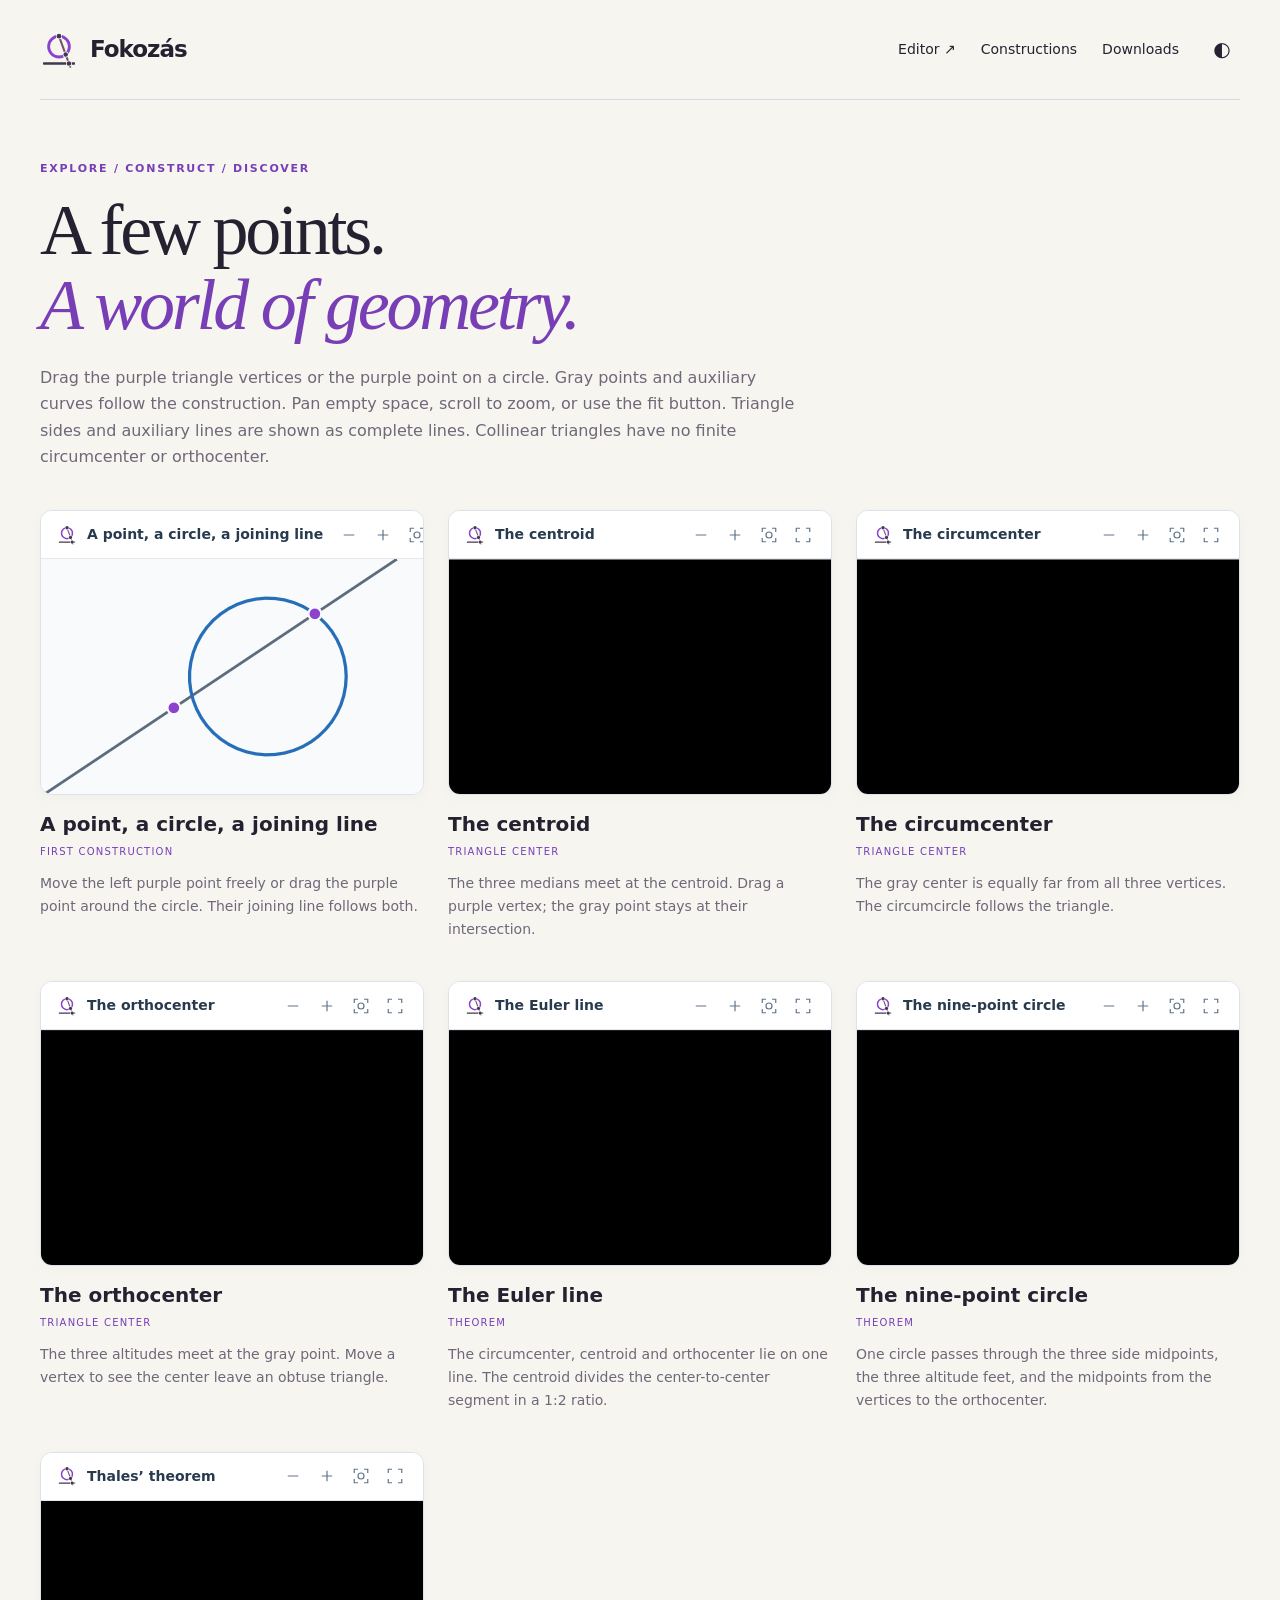
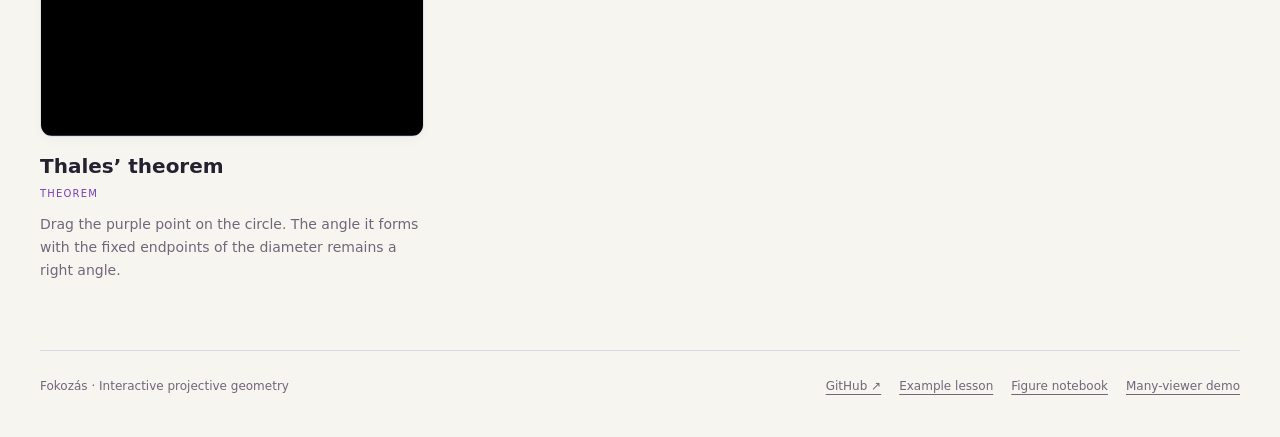
<file: gallery.html>
<!doctype html><html lang="en"><head><meta charset="utf-8"><meta name="viewport" content="width=device-width,initial-scale=1"><meta name="description" content="Explore geometry with Fokozás: an online editor, desktop apps, and interactive constructions for your website."><title>Construction gallery · Fokozás</title><link rel="icon" href="favicon.svg" type="image/svg+xml"><link rel="alternate icon" href="favicon.ico"><link rel="stylesheet" href="style.css"><script src="viewer/fokozas-widget.js" defer></script><script src="portal.js" defer></script></head><body><a class="skip" href="#main">Skip to content</a><div class="wrap"><header><a class="brand" href="./"><img class="light-logo" src="logo-light.svg" alt=""><img class="dark-logo" src="logo-dark.svg" alt="">Fokozás</a><nav aria-label="Main navigation"><a href="editor/">Editor ↗</a><a href="gallery.html">Constructions</a><a href="index.html#downloads">Downloads</a><button class="theme" data-theme-cycle aria-label="Theme: system" title="Theme: system">◐</button></nav></header><main id="main"><section class="intro"><div class="eyebrow">Explore / Construct / Discover</div><h1>A few points.<br><em>A world of geometry.</em></h1><p>Drag the purple triangle vertices or the purple point on a circle. Gray points and auxiliary curves follow the construction. Pan empty space, scroll to zoom, or use the fit button. Triangle sides and auxiliary lines are shown as complete lines. Collinear triangles have no finite circumcenter or orthocenter.</p></section><section class="gallery-grid" data-gallery aria-label="Interactive constructions"></section></main><footer><span>Fokozás · Interactive projective geometry</span><div><a href="https://github.com/Albertstein99/Fokozas">GitHub ↗</a><a href="lesson.html">Example lesson</a><a href="notebook.html">Figure notebook</a><a href="stress.html">Many-viewer demo</a></div></footer></div></body></html>
</file>
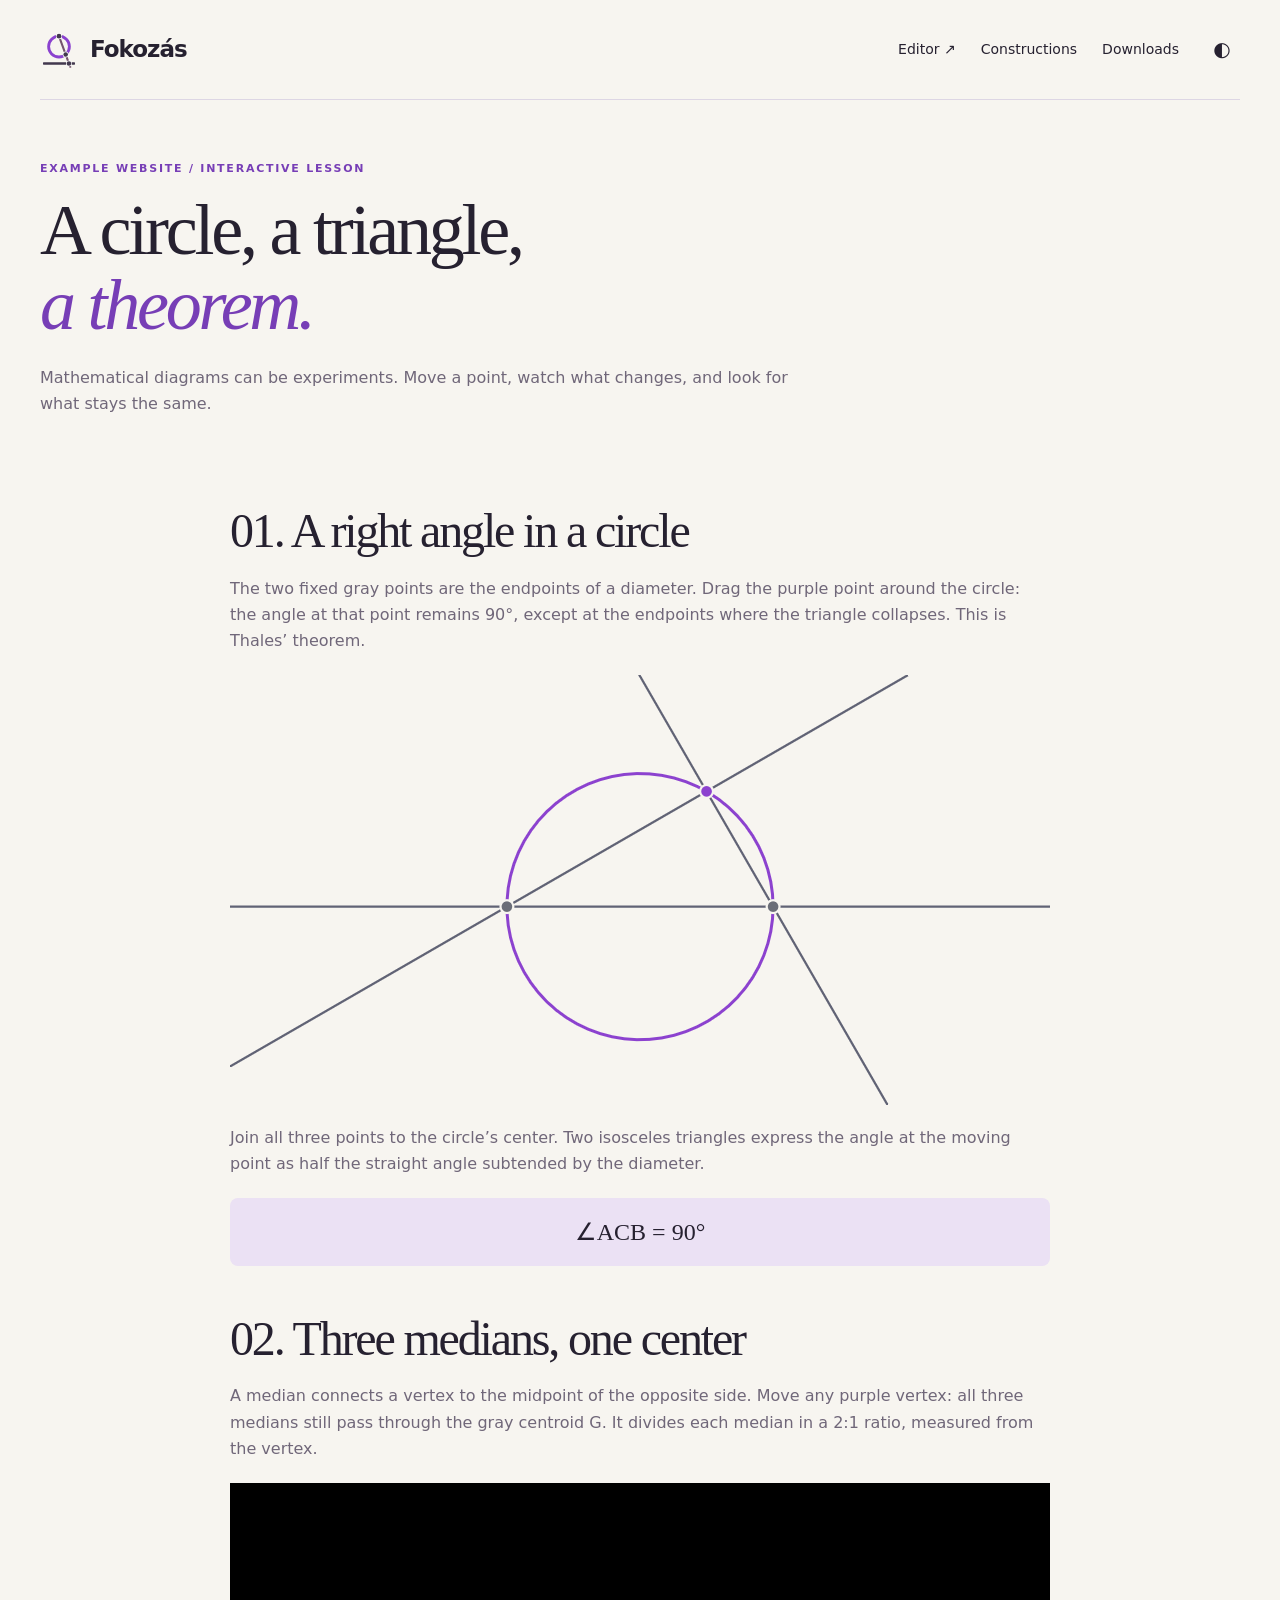
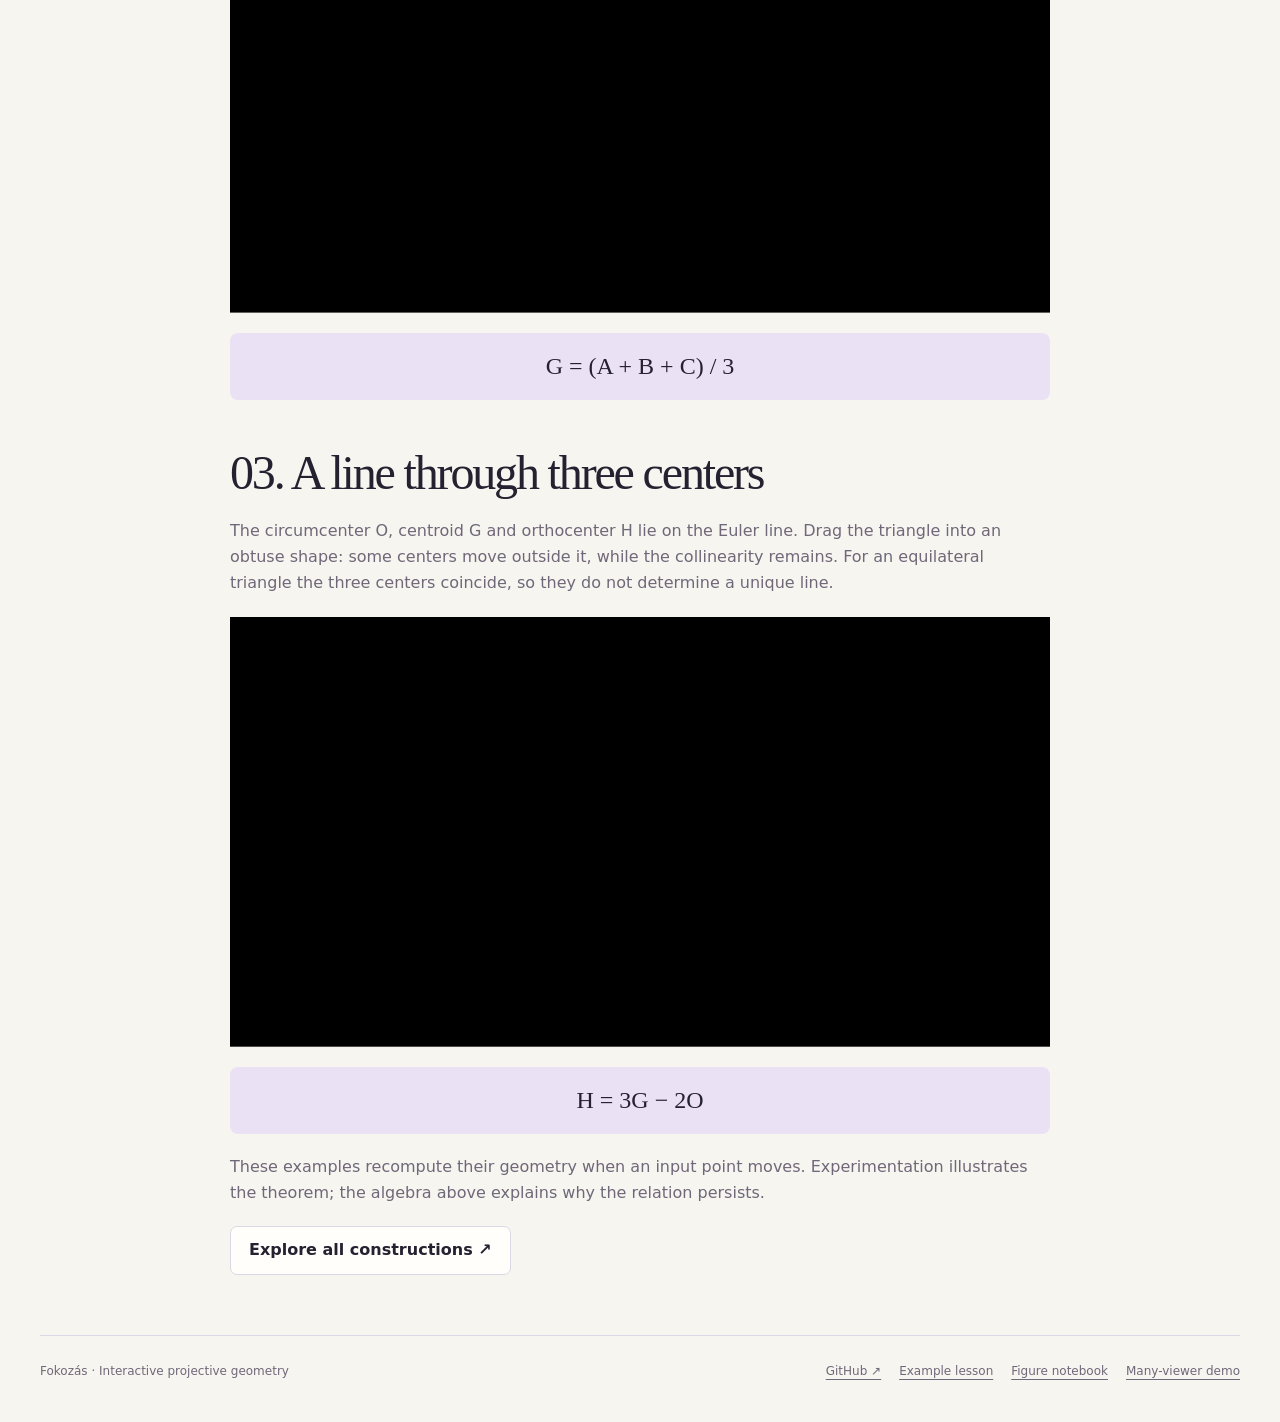
<file: lesson.html>
<!doctype html><html lang="en"><head><meta charset="utf-8"><meta name="viewport" content="width=device-width,initial-scale=1"><meta name="description" content="Explore geometry with Fokozás: an online editor, desktop apps, and interactive constructions for your website."><title>A circle, a triangle, a theorem · Fokozás</title><link rel="icon" href="favicon.svg" type="image/svg+xml"><link rel="alternate icon" href="favicon.ico"><link rel="stylesheet" href="style.css"><script src="viewer/fokozas-widget.js" defer></script><script src="portal.js" defer></script></head><body><a class="skip" href="#main">Skip to content</a><div class="wrap"><header><a class="brand" href="./"><img class="light-logo" src="logo-light.svg" alt=""><img class="dark-logo" src="logo-dark.svg" alt="">Fokozás</a><nav aria-label="Main navigation"><a href="editor/">Editor ↗</a><a href="gallery.html">Constructions</a><a href="index.html#downloads">Downloads</a><button class="theme" data-theme-cycle aria-label="Theme: system" title="Theme: system">◐</button></nav></header><main id="main"><section class="intro"><div class="eyebrow">Example website / Interactive lesson</div><h1>A circle, a triangle,<br><em>a theorem.</em></h1><p>Mathematical diagrams can be experiments. Move a point, watch what changes, and look for what stays the same.</p></section><article class="article"><h2>01. A right angle in a circle</h2><p>The two fixed gray points are the endpoints of a diameter. Drag the purple point around the circle: the angle at that point remains 90°, except at the endpoints where the triangle collapses. This is Thales’ theorem.</p><fokozas-viewport borderless example="thales" label="Thales: move the purple point"></fokozas-viewport><p>Join all three points to the circle’s center. Two isosceles triangles express the angle at the moving point as half the straight angle subtended by the diameter.</p><p class="formula">∠ACB = 90°</p><h2>02. Three medians, one center</h2><p>A median connects a vertex to the midpoint of the opposite side. Move any purple vertex: all three medians still pass through the gray centroid G. It divides each median in a 2:1 ratio, measured from the vertex.</p><fokozas-viewport borderless example="centroid" label="The centroid: three medians meet"></fokozas-viewport><p class="formula">G = (A + B + C) / 3</p><h2>03. A line through three centers</h2><p>The circumcenter O, centroid G and orthocenter H lie on the Euler line. Drag the triangle into an obtuse shape: some centers move outside it, while the collinearity remains. For an equilateral triangle the three centers coincide, so they do not determine a unique line.</p><fokozas-viewport borderless example="euler" label="Euler line: circumcenter, centroid, orthocenter"></fokozas-viewport><p class="formula">H = 3G − 2O</p><p>These examples recompute their geometry when an input point moves. Experimentation illustrates the theorem; the algebra above explains why the relation persists.</p><a class="button" href="gallery.html">Explore all constructions ↗</a></article></main><footer><span>Fokozás · Interactive projective geometry</span><div><a href="https://github.com/Albertstein99/Fokozas">GitHub ↗</a><a href="lesson.html">Example lesson</a><a href="notebook.html">Figure notebook</a><a href="stress.html">Many-viewer demo</a></div></footer></div></body></html>
</file>
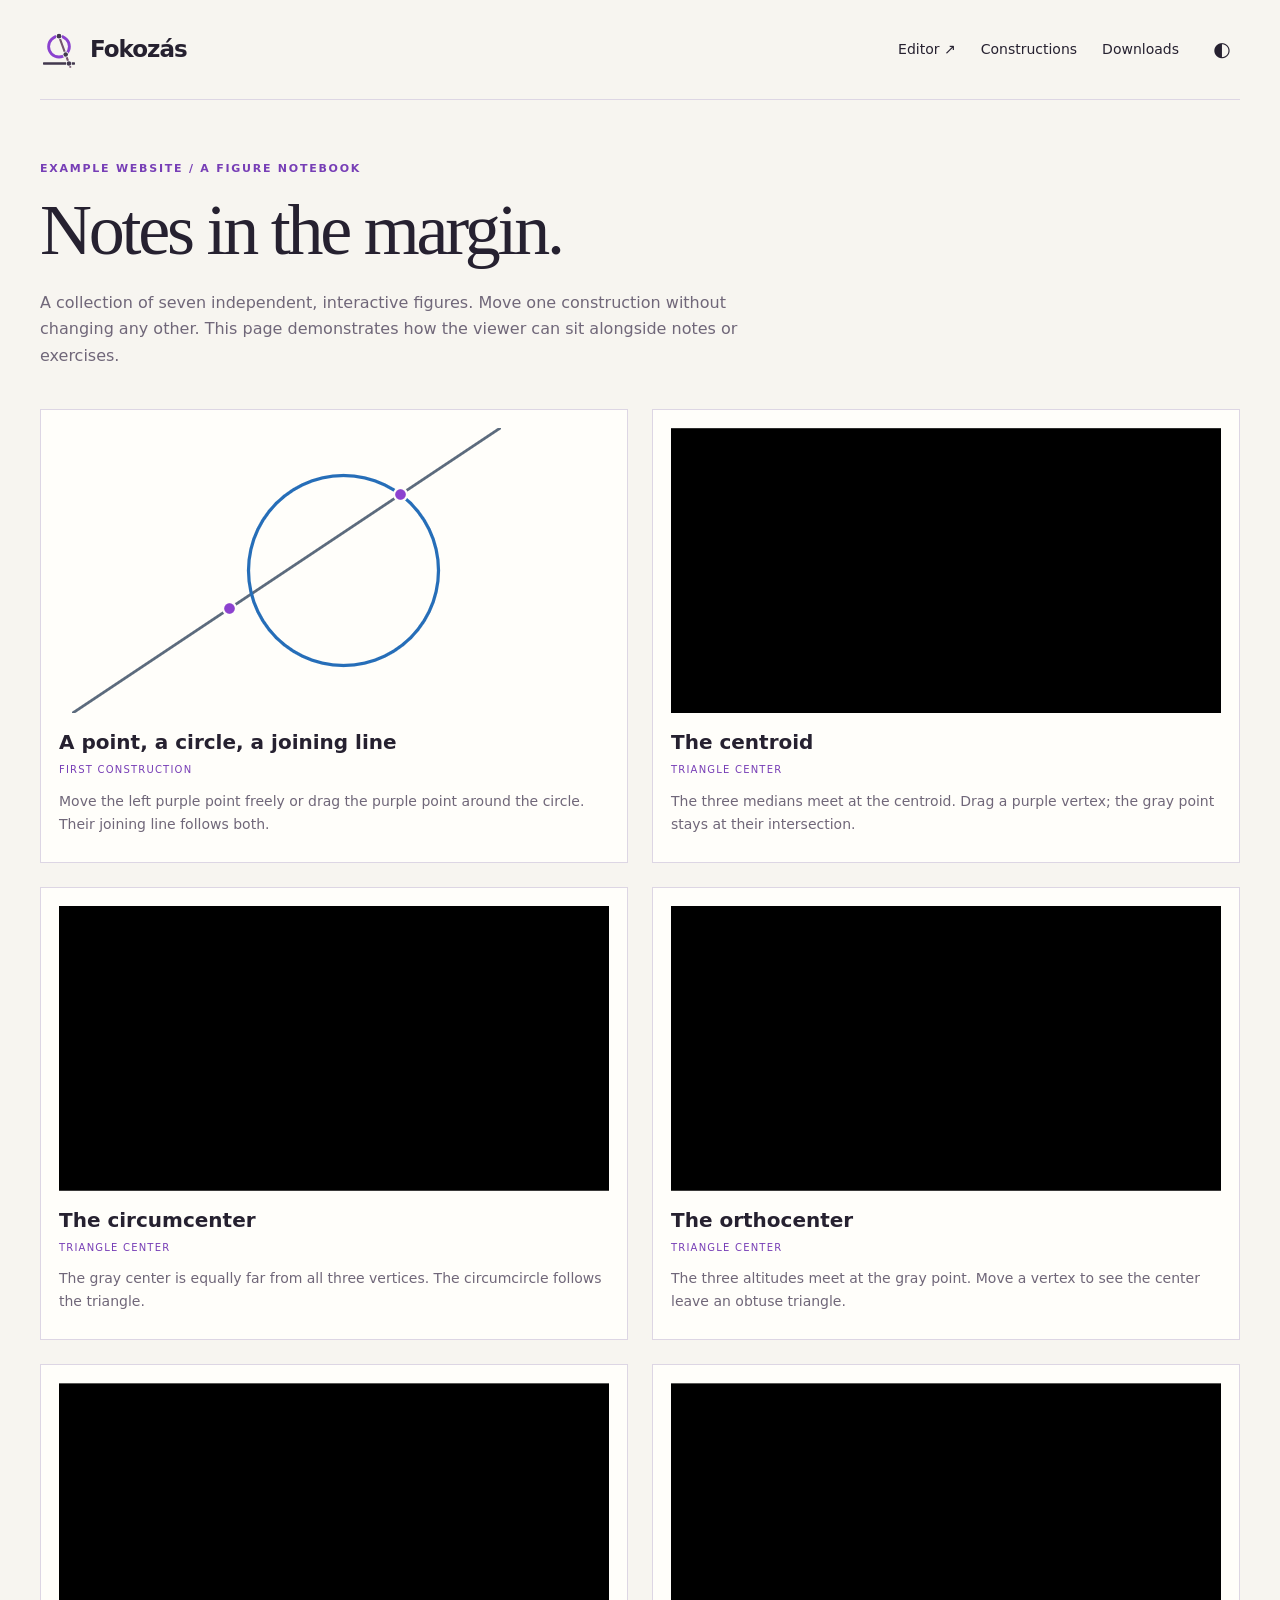
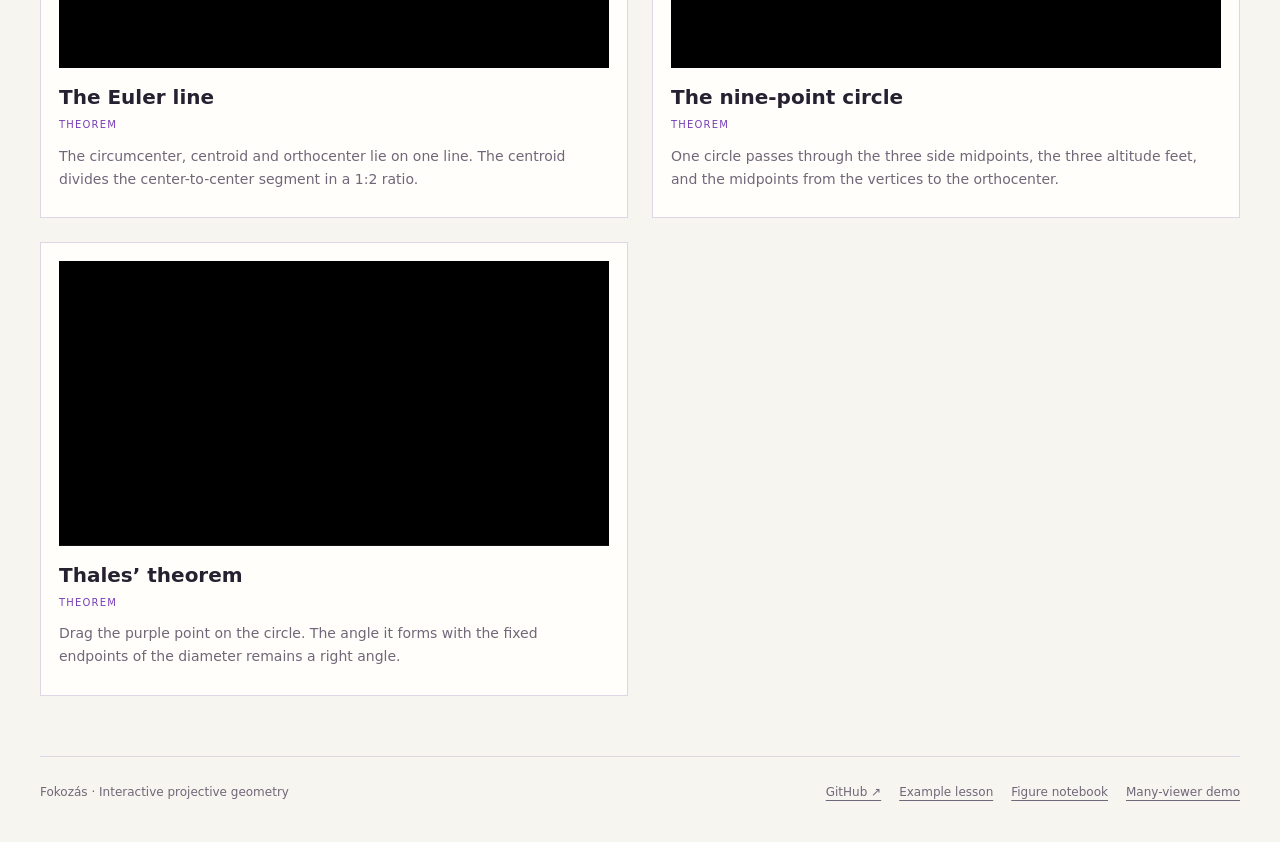
<file: notebook.html>
<!doctype html><html lang="en"><head><meta charset="utf-8"><meta name="viewport" content="width=device-width,initial-scale=1"><meta name="description" content="Explore geometry with Fokozás: an online editor, desktop apps, and interactive constructions for your website."><title>A construction notebook · Fokozás</title><link rel="icon" href="favicon.svg" type="image/svg+xml"><link rel="alternate icon" href="favicon.ico"><link rel="stylesheet" href="style.css"><script src="viewer/fokozas-widget.js" defer></script><script src="portal.js" defer></script></head><body><a class="skip" href="#main">Skip to content</a><div class="wrap"><header><a class="brand" href="./"><img class="light-logo" src="logo-light.svg" alt=""><img class="dark-logo" src="logo-dark.svg" alt="">Fokozás</a><nav aria-label="Main navigation"><a href="editor/">Editor ↗</a><a href="gallery.html">Constructions</a><a href="index.html#downloads">Downloads</a><button class="theme" data-theme-cycle aria-label="Theme: system" title="Theme: system">◐</button></nav></header><main id="main"><section class="intro"><div class="eyebrow">Example website / A figure notebook</div><h1>Notes in the margin.</h1><p>A collection of seven independent, interactive figures. Move one construction without changing any other. This page demonstrates how the viewer can sit alongside notes or exercises.</p></section><section class="notebook" data-gallery aria-label="Figure notebook"></section></main><footer><span>Fokozás · Interactive projective geometry</span><div><a href="https://github.com/Albertstein99/Fokozas">GitHub ↗</a><a href="lesson.html">Example lesson</a><a href="notebook.html">Figure notebook</a><a href="stress.html">Many-viewer demo</a></div></footer></div></body></html>
</file>
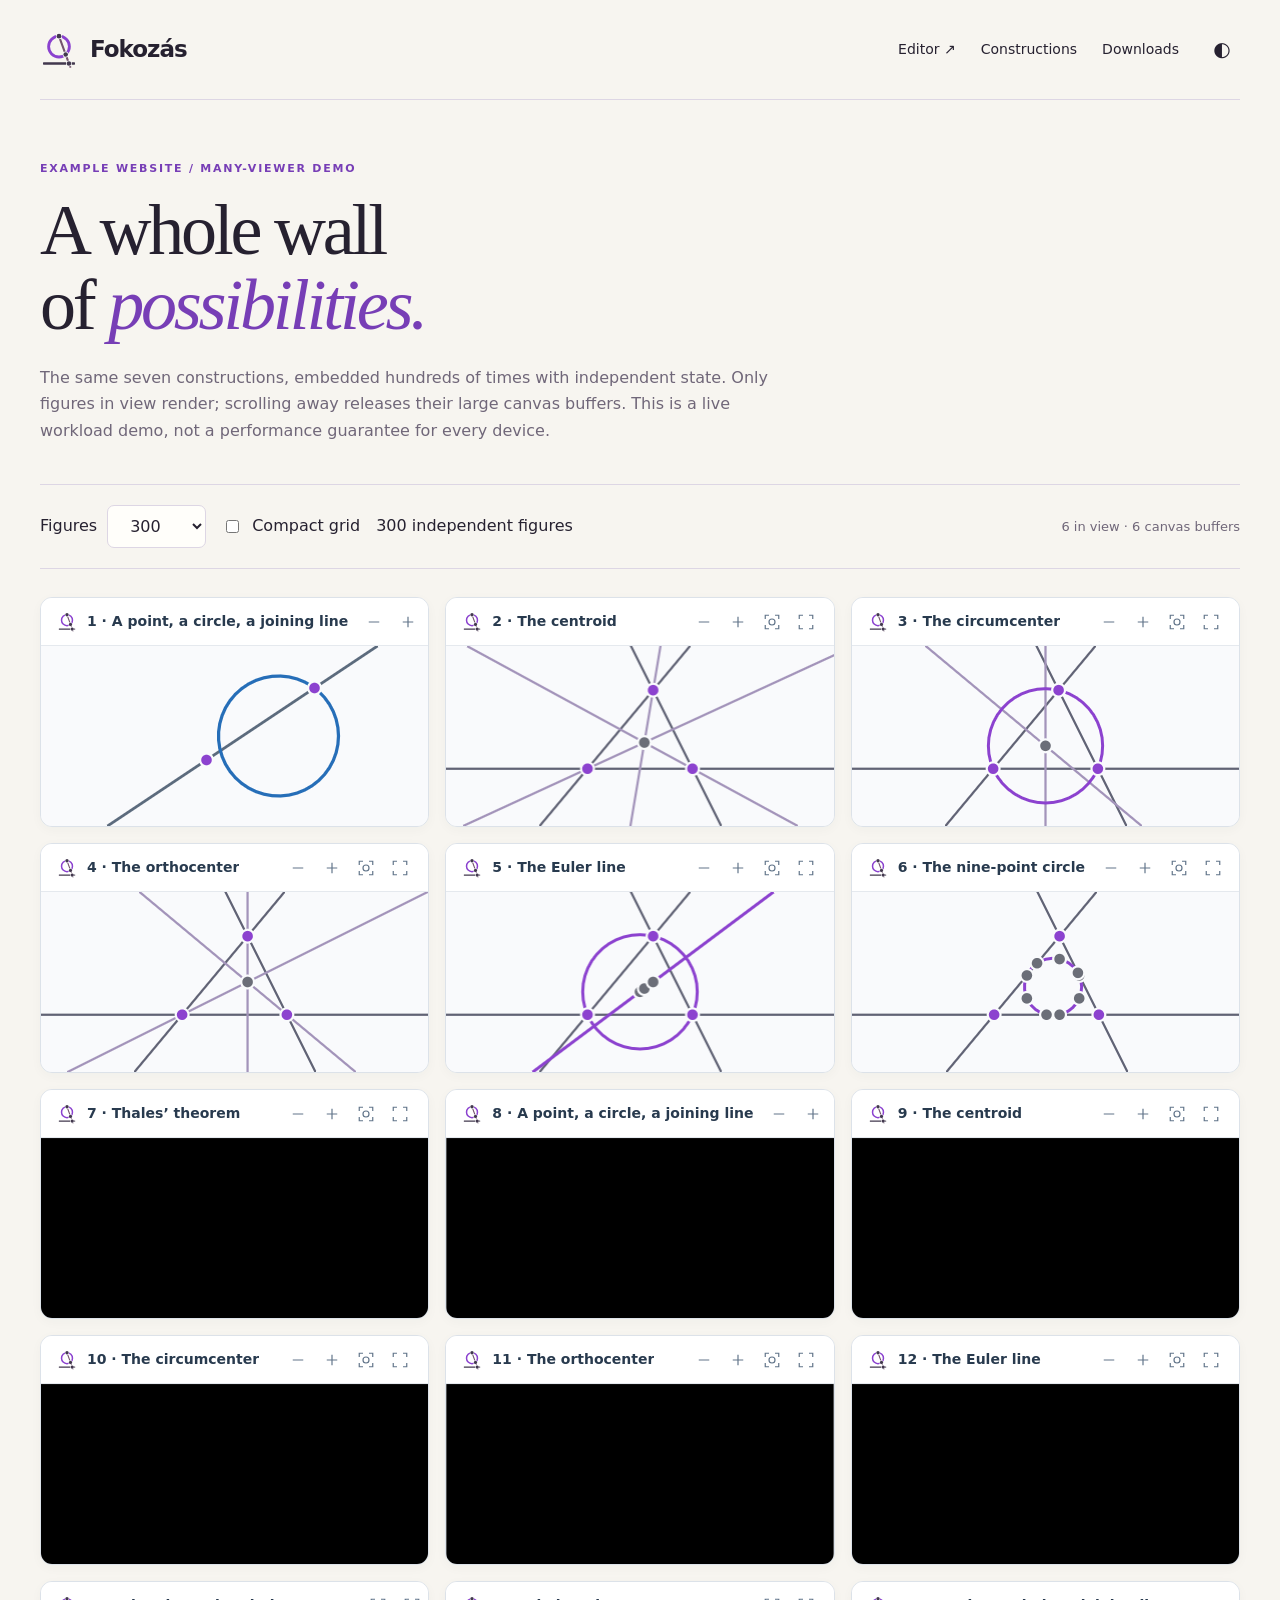
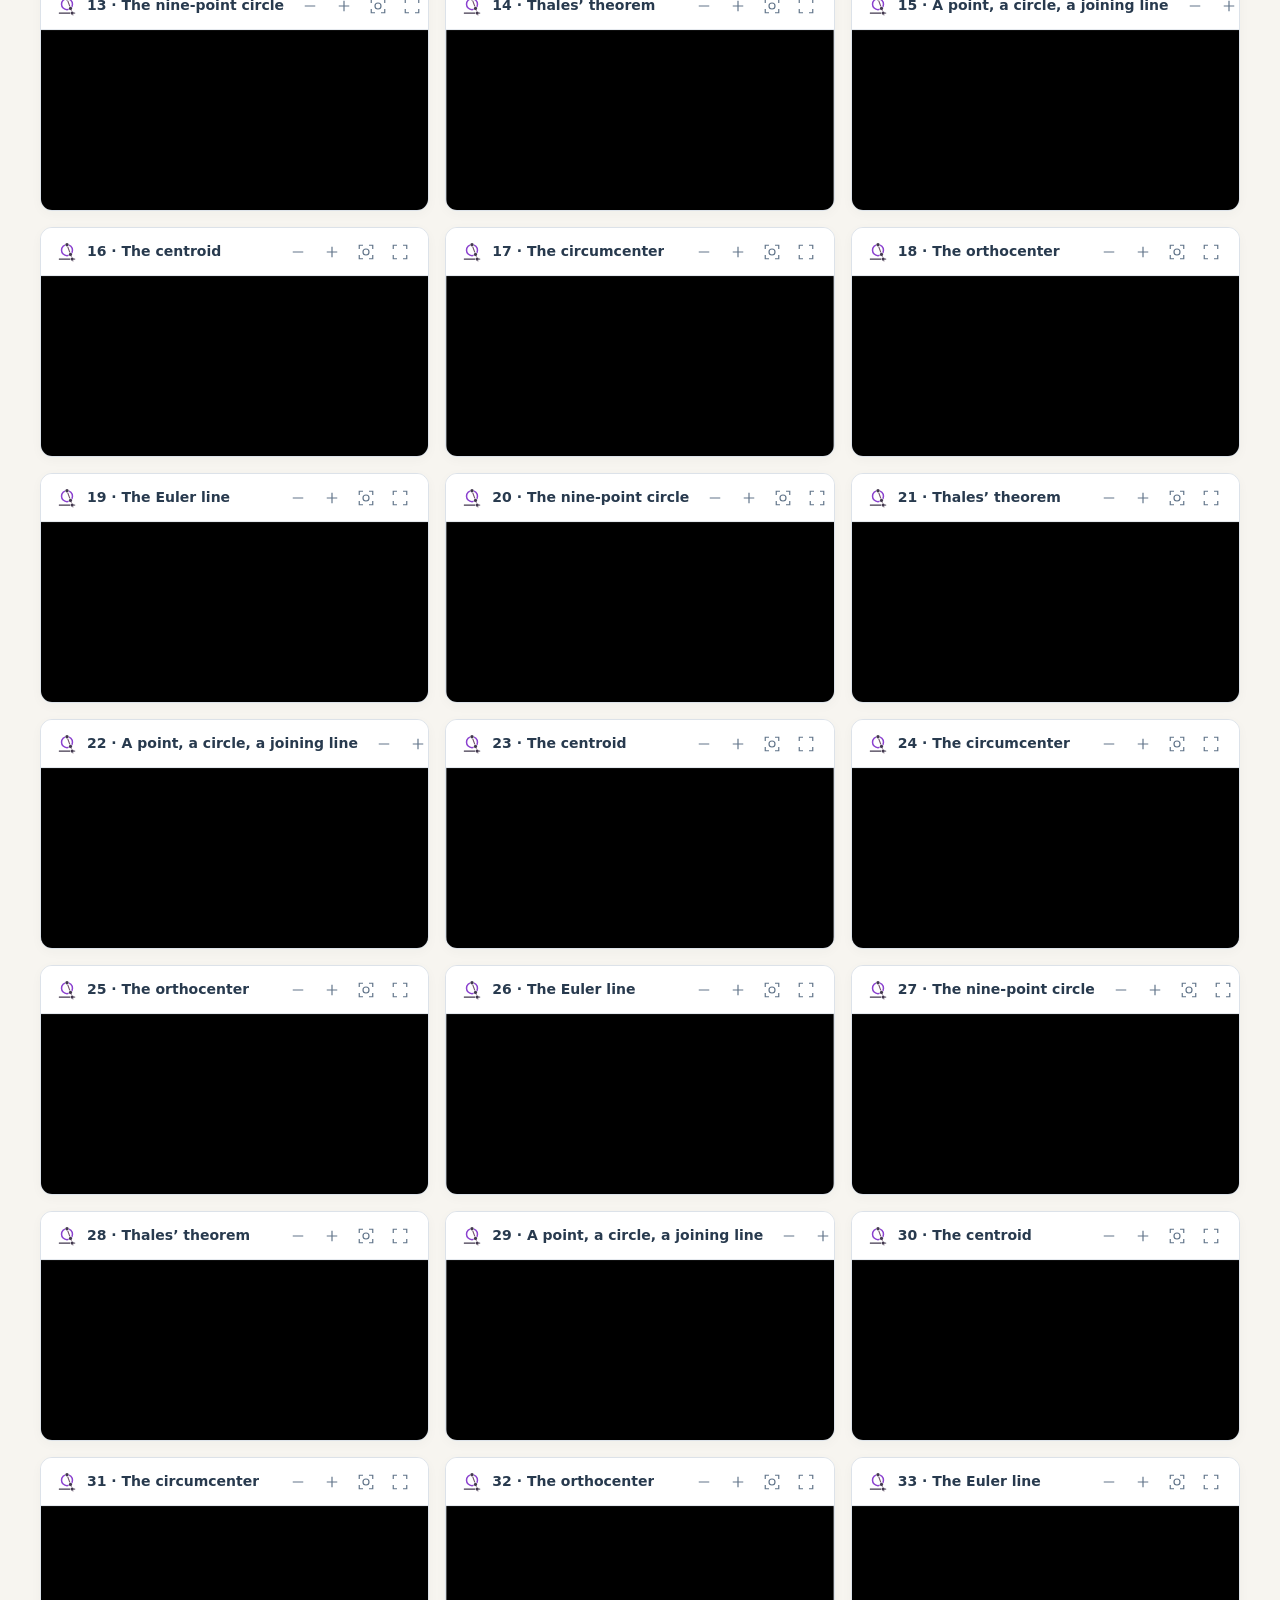
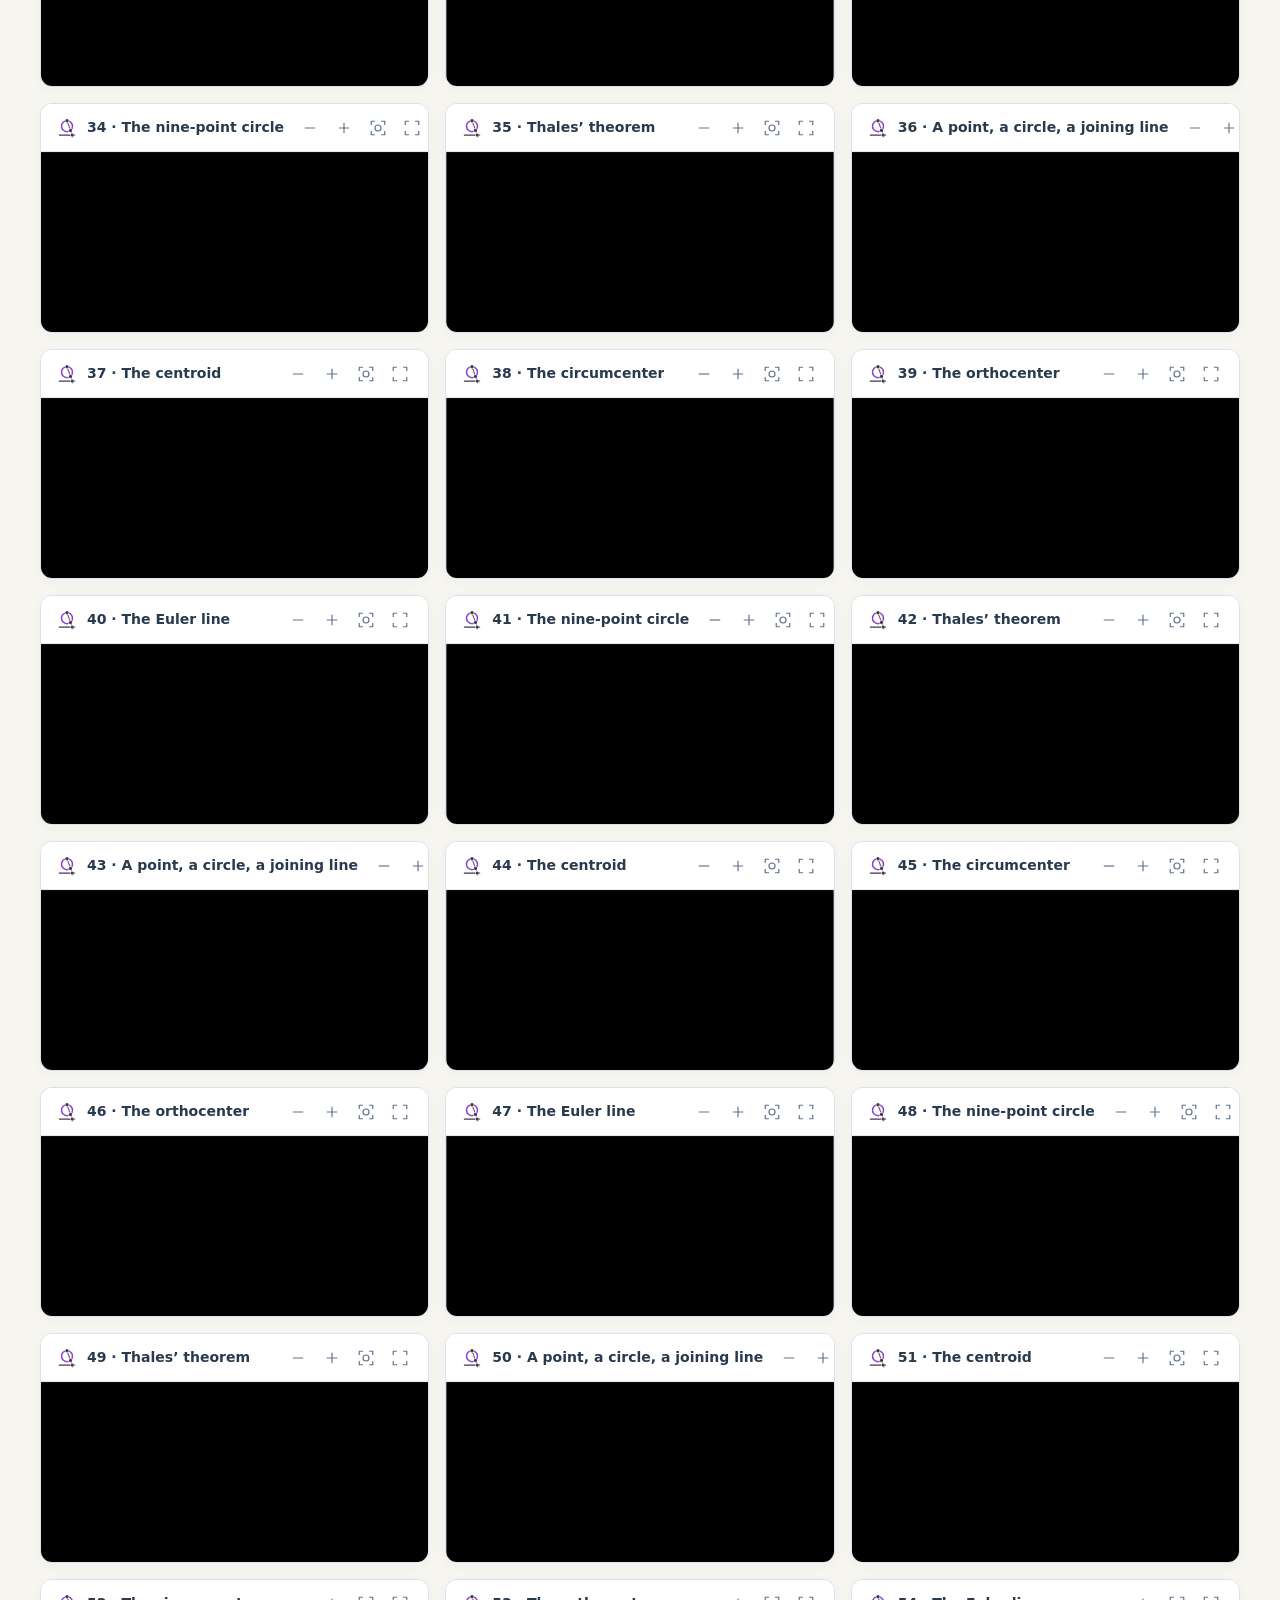
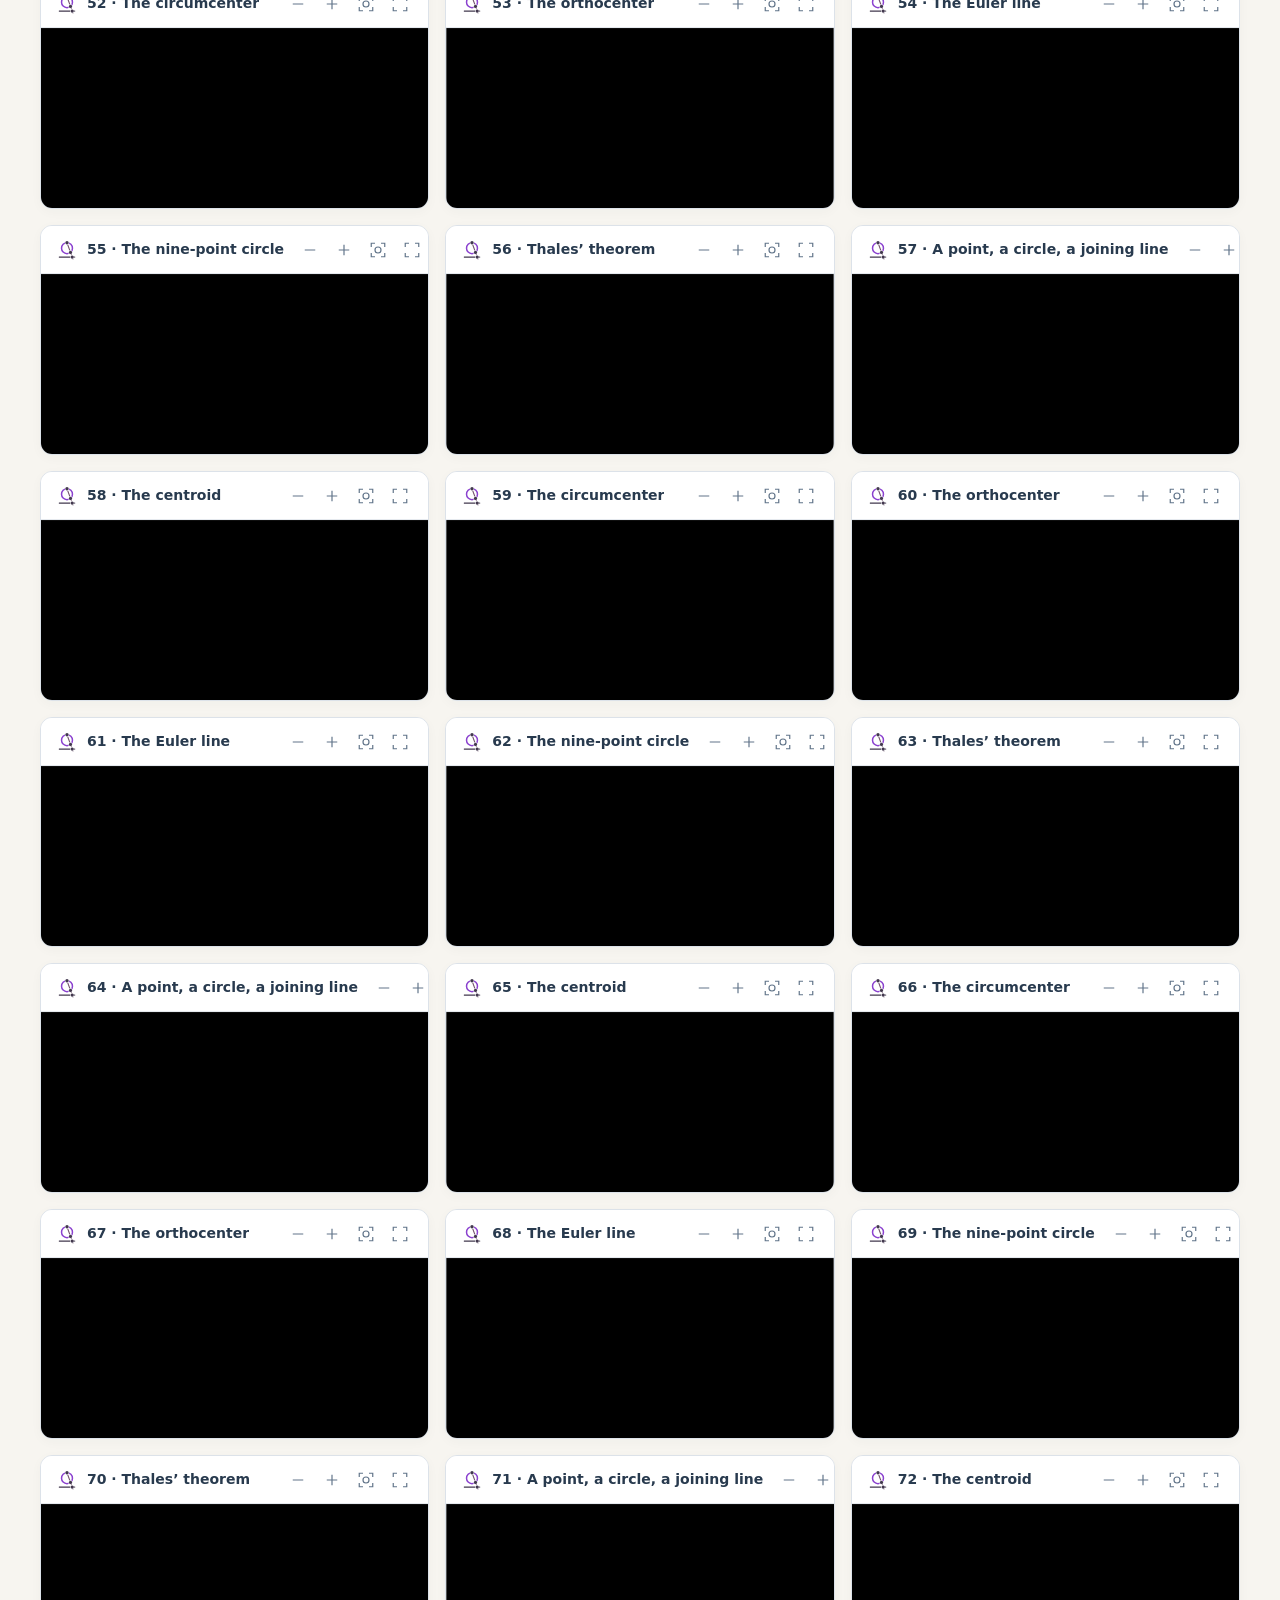
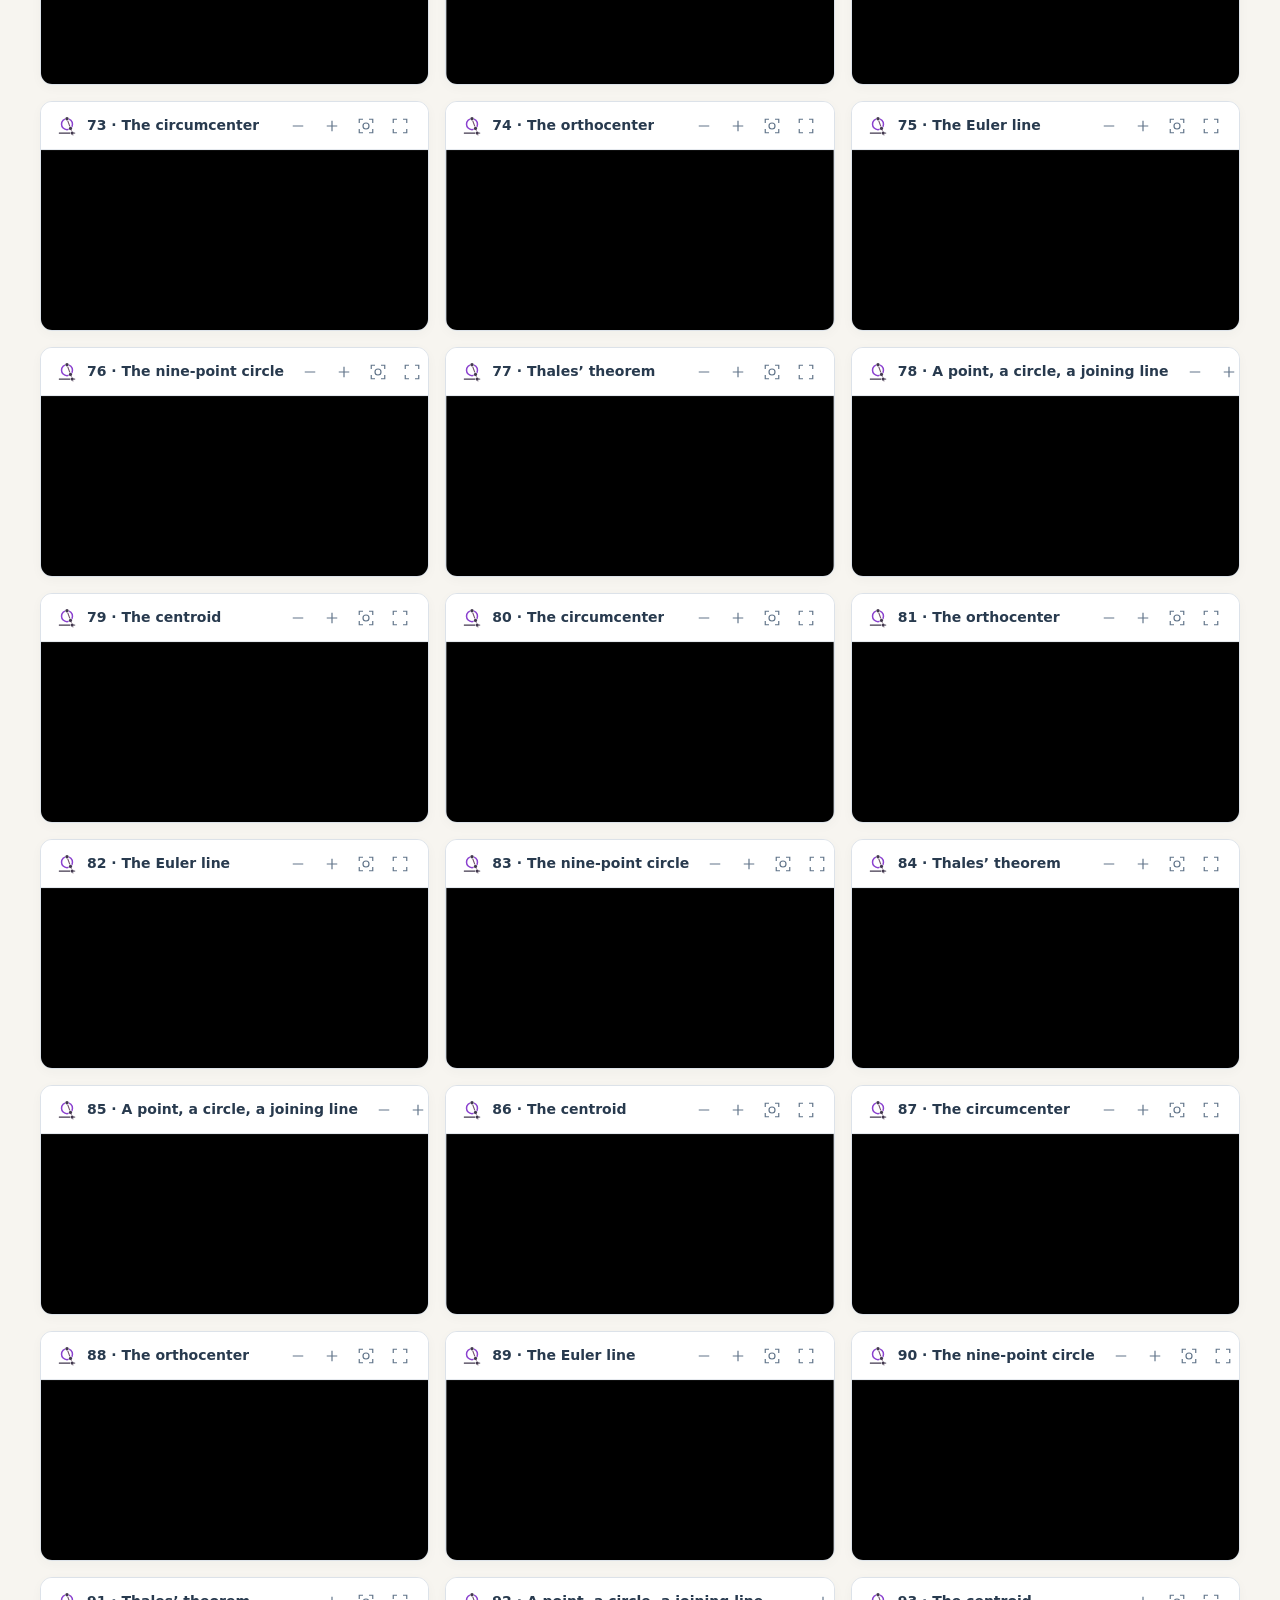
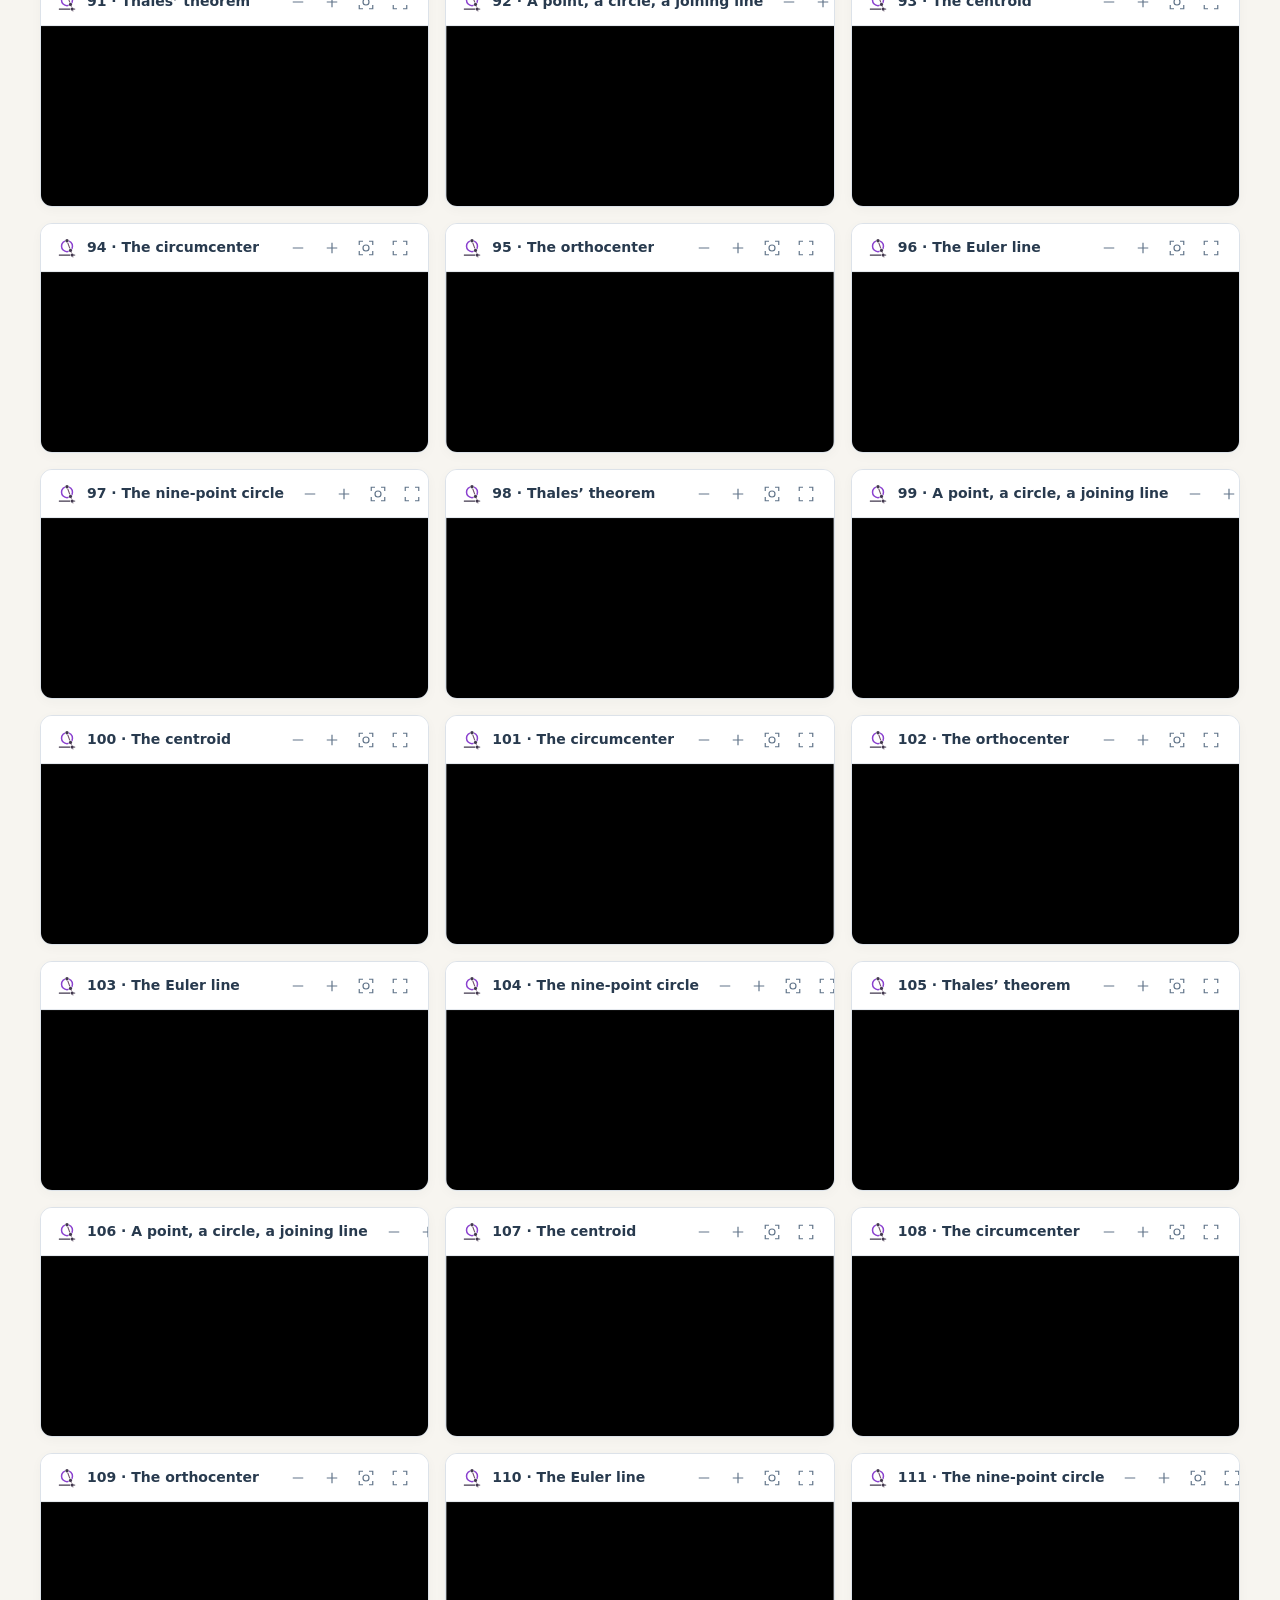
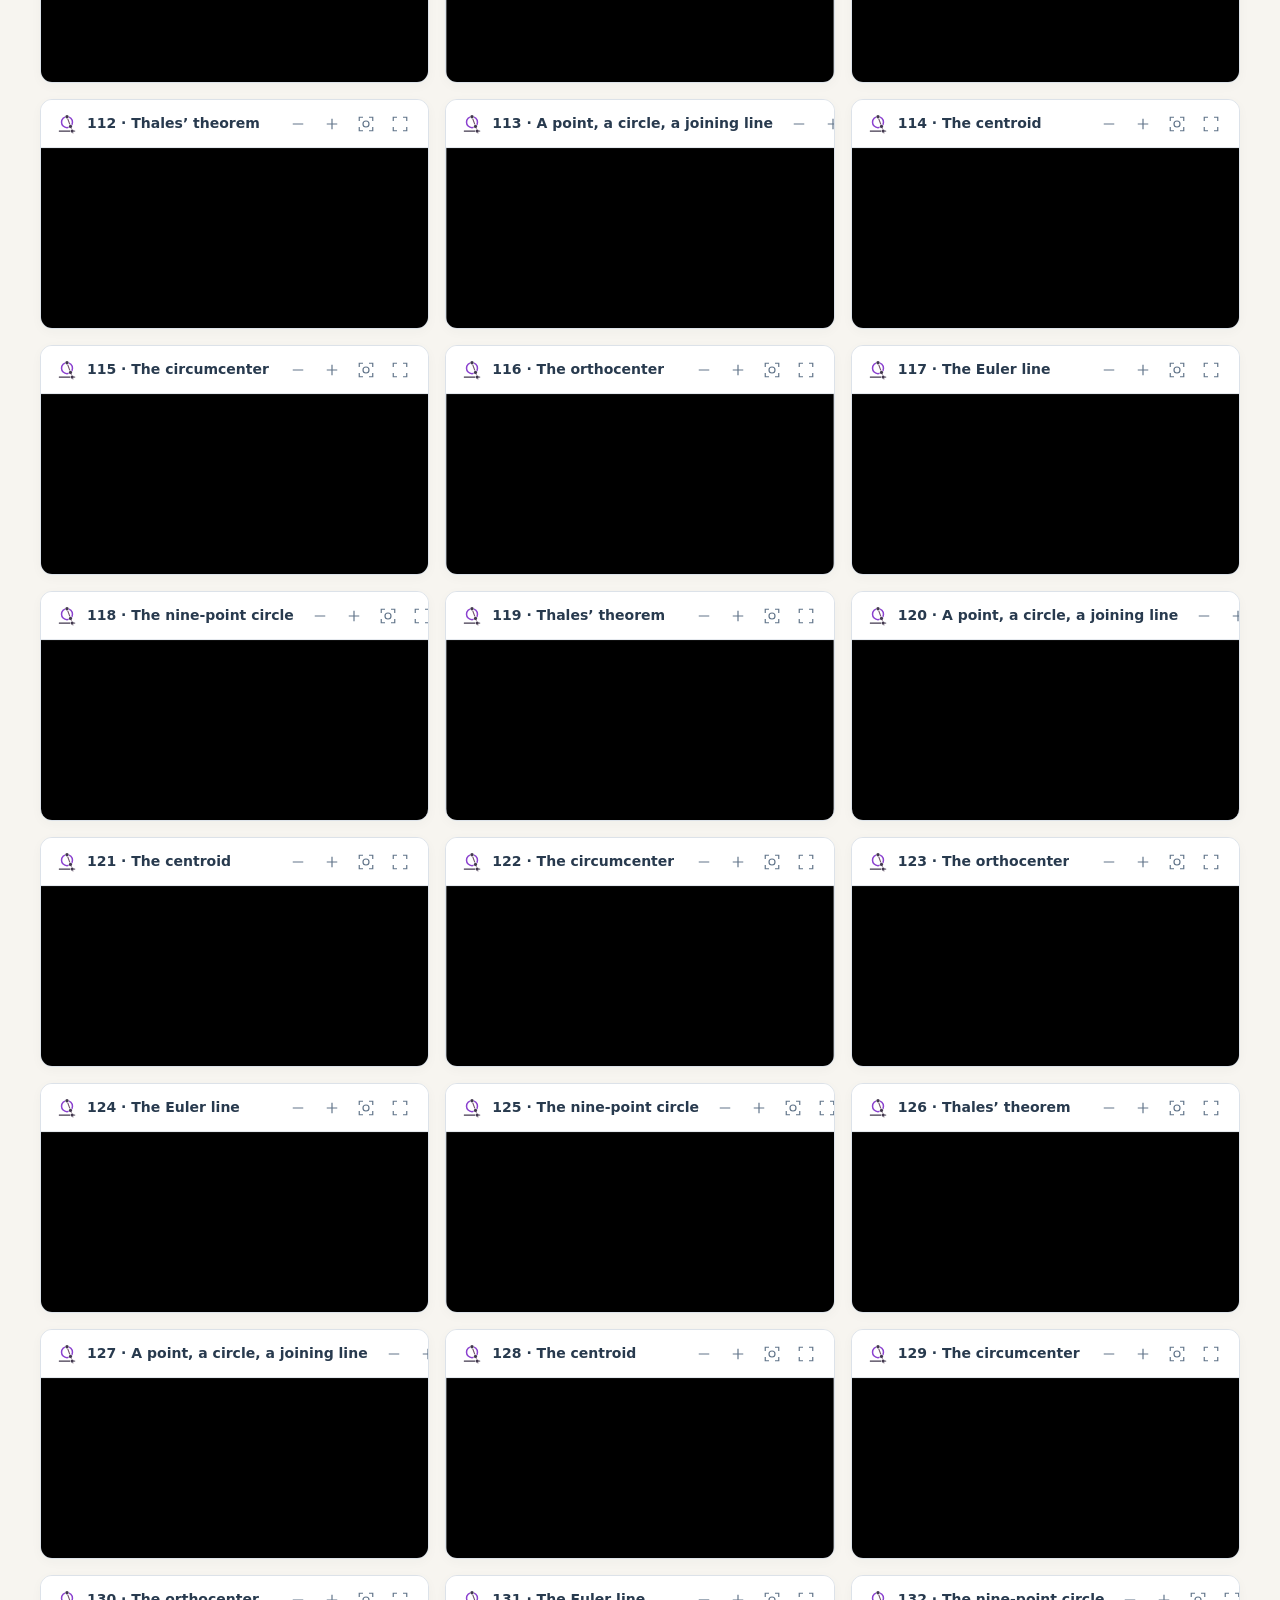
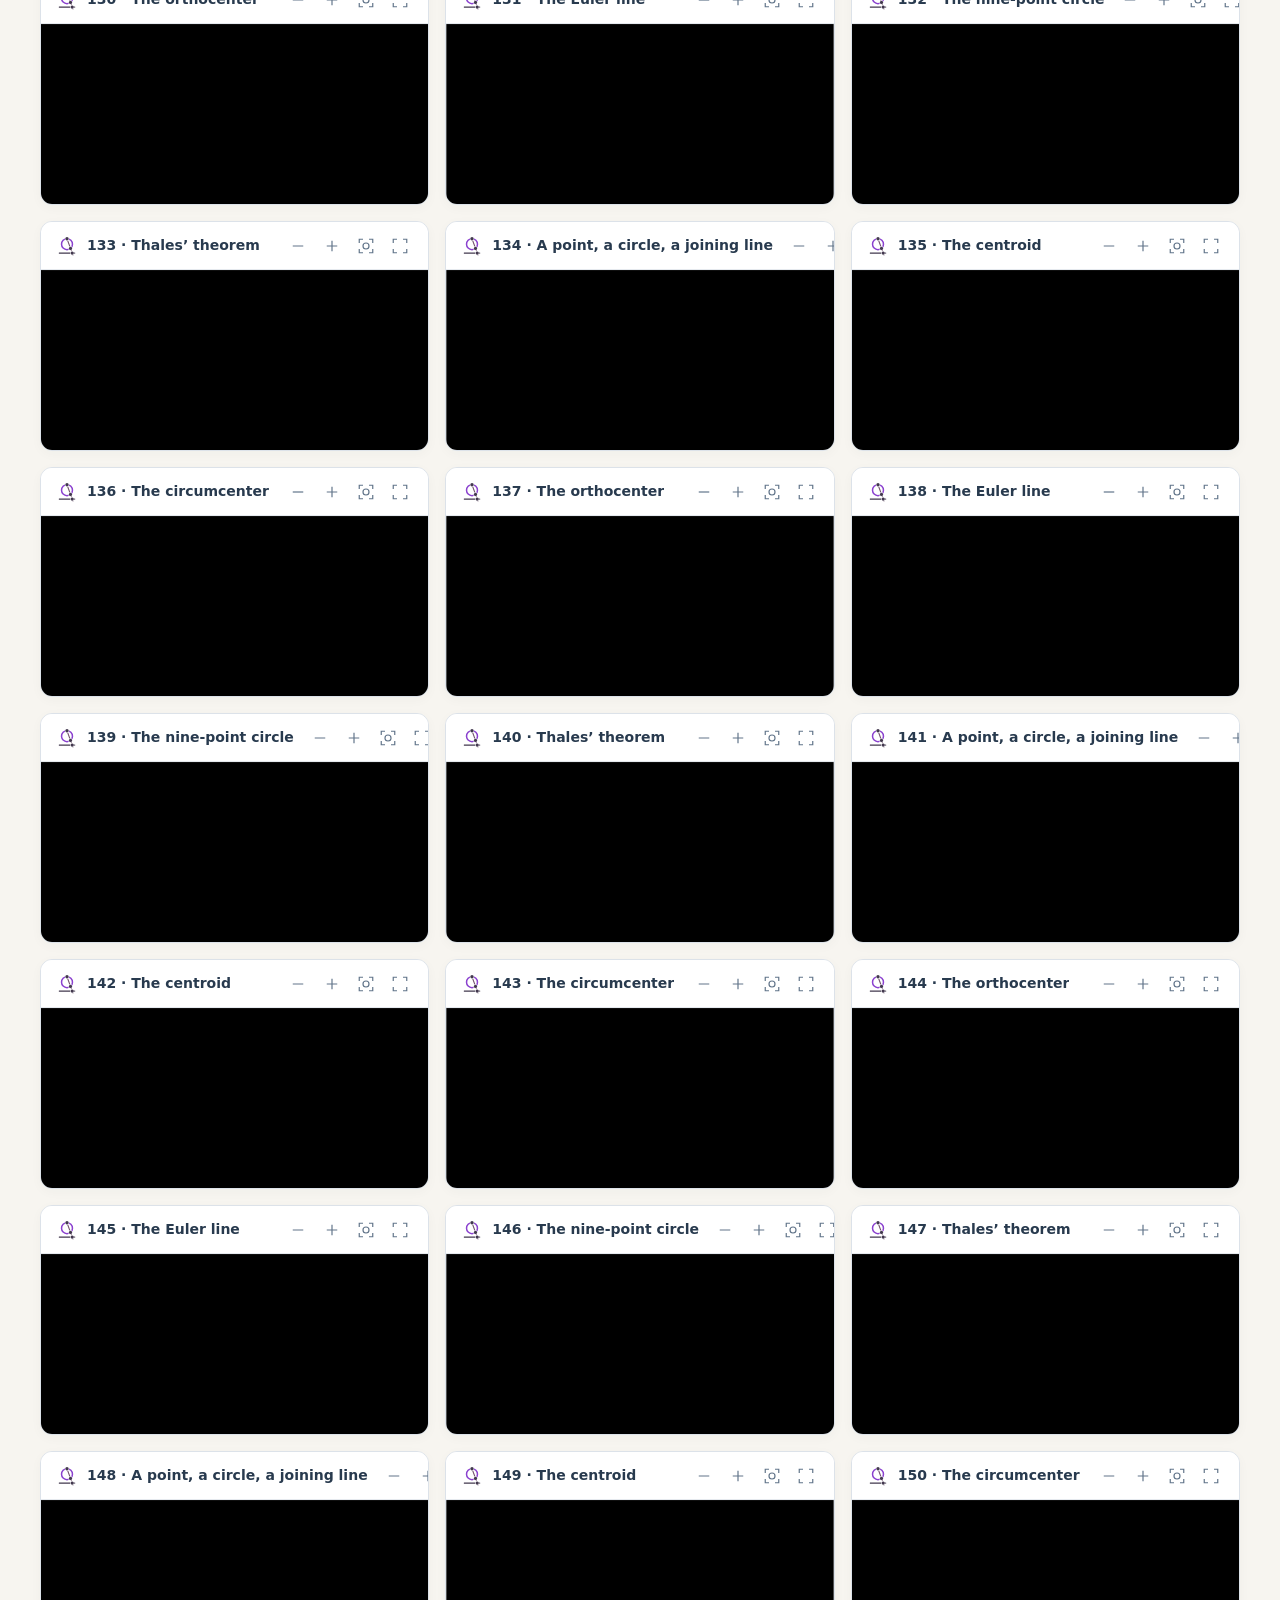
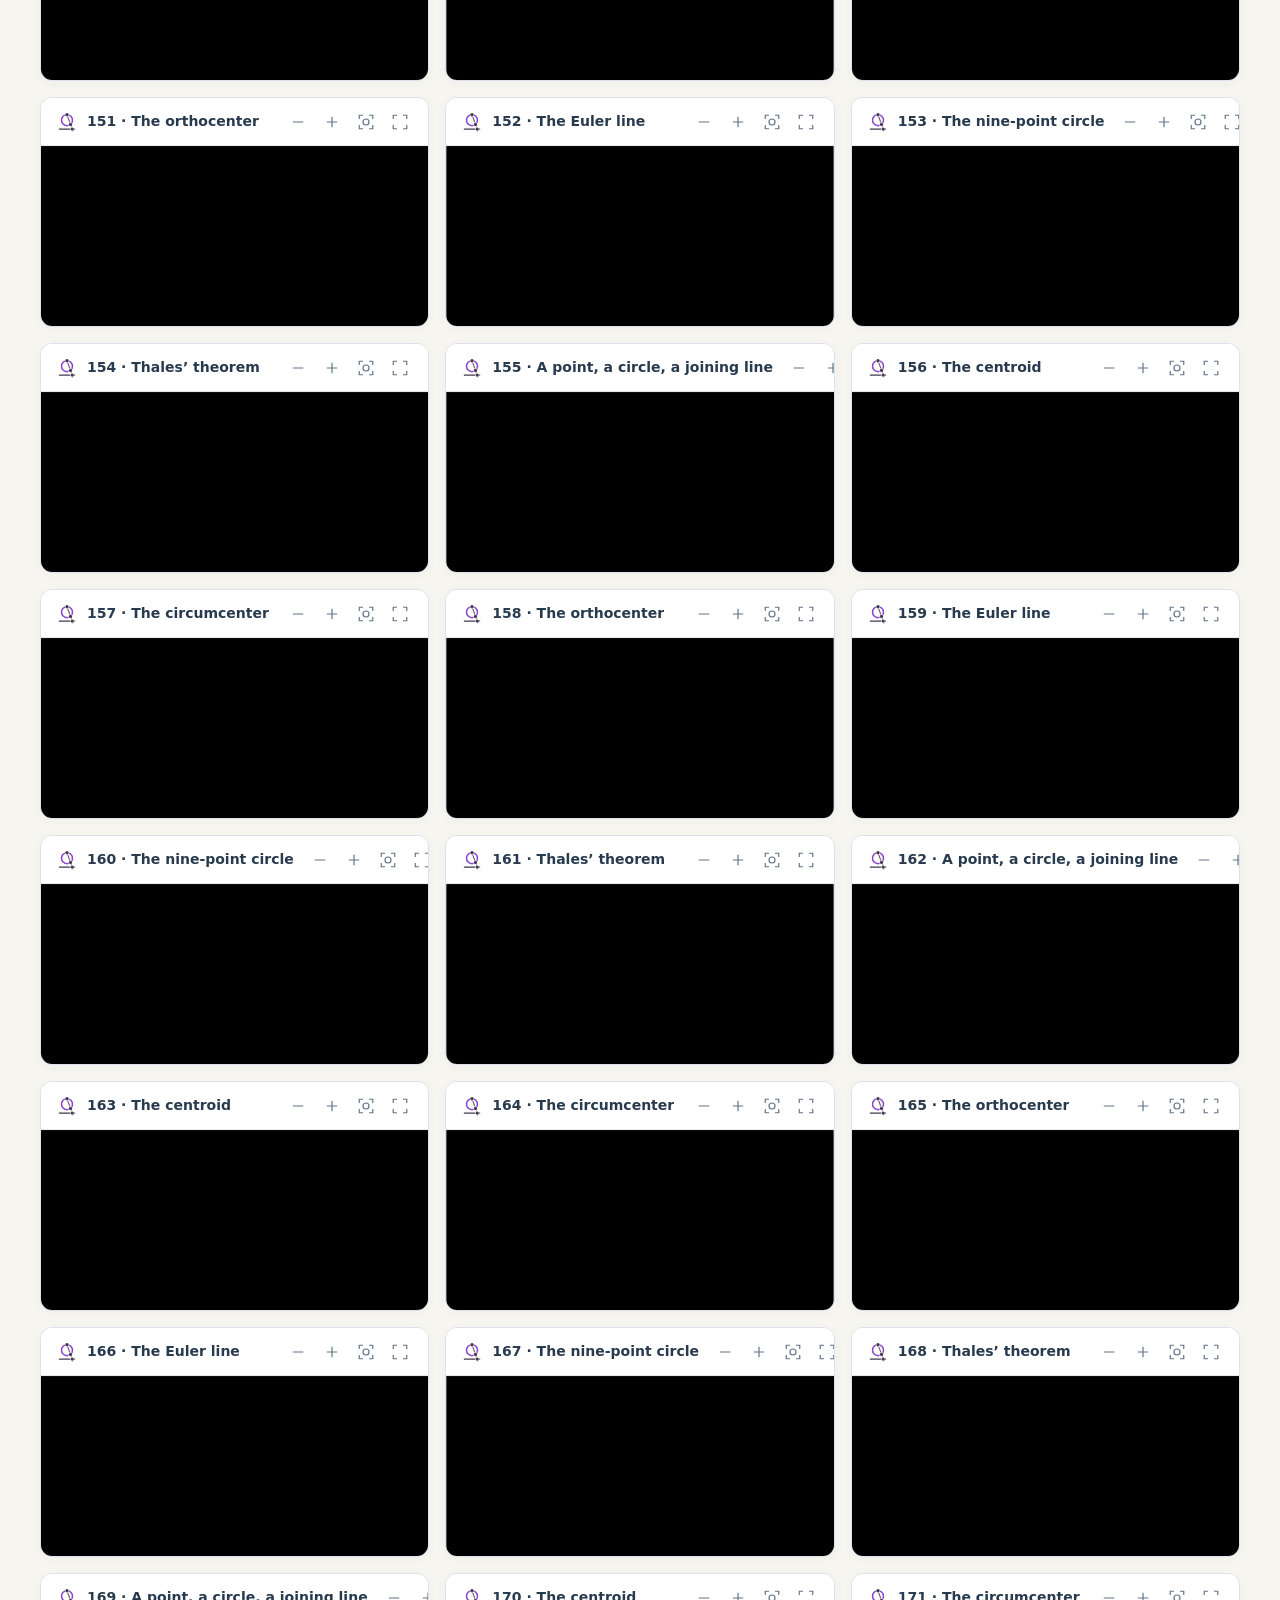
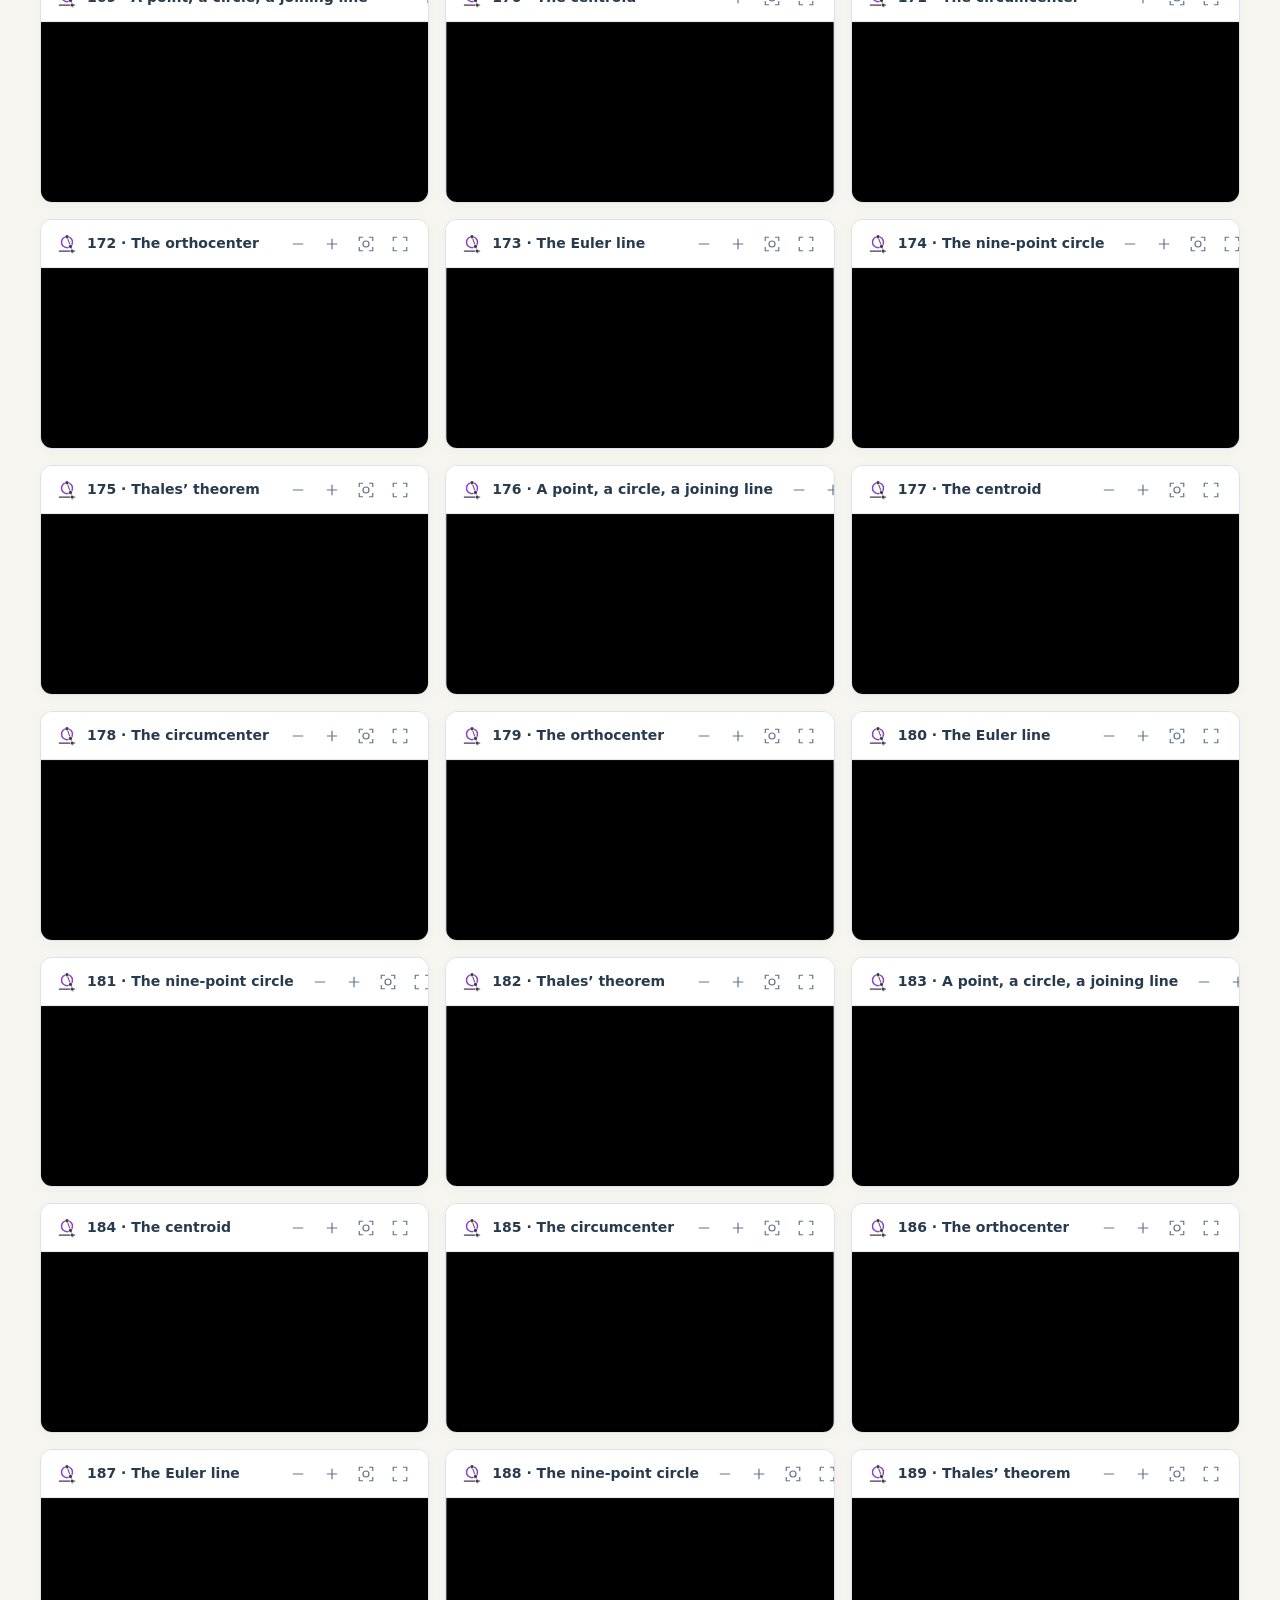
<file: stress.html>
<!doctype html><html lang="en"><head><meta charset="utf-8"><meta name="viewport" content="width=device-width,initial-scale=1"><meta name="description" content="Explore geometry with Fokozás: an online editor, desktop apps, and interactive constructions for your website."><title>Hundreds of figures · Fokozás</title><link rel="icon" href="favicon.svg" type="image/svg+xml"><link rel="alternate icon" href="favicon.ico"><link rel="stylesheet" href="style.css"><script src="viewer/fokozas-widget.js" defer></script><script src="portal.js" defer></script></head><body><a class="skip" href="#main">Skip to content</a><div class="wrap"><header><a class="brand" href="./"><img class="light-logo" src="logo-light.svg" alt=""><img class="dark-logo" src="logo-dark.svg" alt="">Fokozás</a><nav aria-label="Main navigation"><a href="editor/">Editor ↗</a><a href="gallery.html">Constructions</a><a href="index.html#downloads">Downloads</a><button class="theme" data-theme-cycle aria-label="Theme: system" title="Theme: system">◐</button></nav></header><main id="main"><section class="intro"><div class="eyebrow">Example website / Many-viewer demo</div><h1>A whole wall<br>of <em>possibilities.</em></h1><p>The same seven constructions, embedded hundreds of times with independent state. Only figures in view render; scrolling away releases their large canvas buffers. This is a live workload demo, not a performance guarantee for every device.</p></section><div class="controls"><label>Figures <select id="figure-count"><option>100</option><option selected>300</option><option>500</option><option>1000</option></select></label><label><input id="dense" type="checkbox"> Compact grid</label><span id="wall-status" role="status"></span><span id="wall-metrics" class="metrics"></span></div><section class="wall" data-wall aria-label="Independent interactive figures"></section></main><footer><span>Fokozás · Interactive projective geometry</span><div><a href="https://github.com/Albertstein99/Fokozas">GitHub ↗</a><a href="lesson.html">Example lesson</a><a href="notebook.html">Figure notebook</a><a href="stress.html">Many-viewer demo</a></div></footer></div></body></html>
</file>
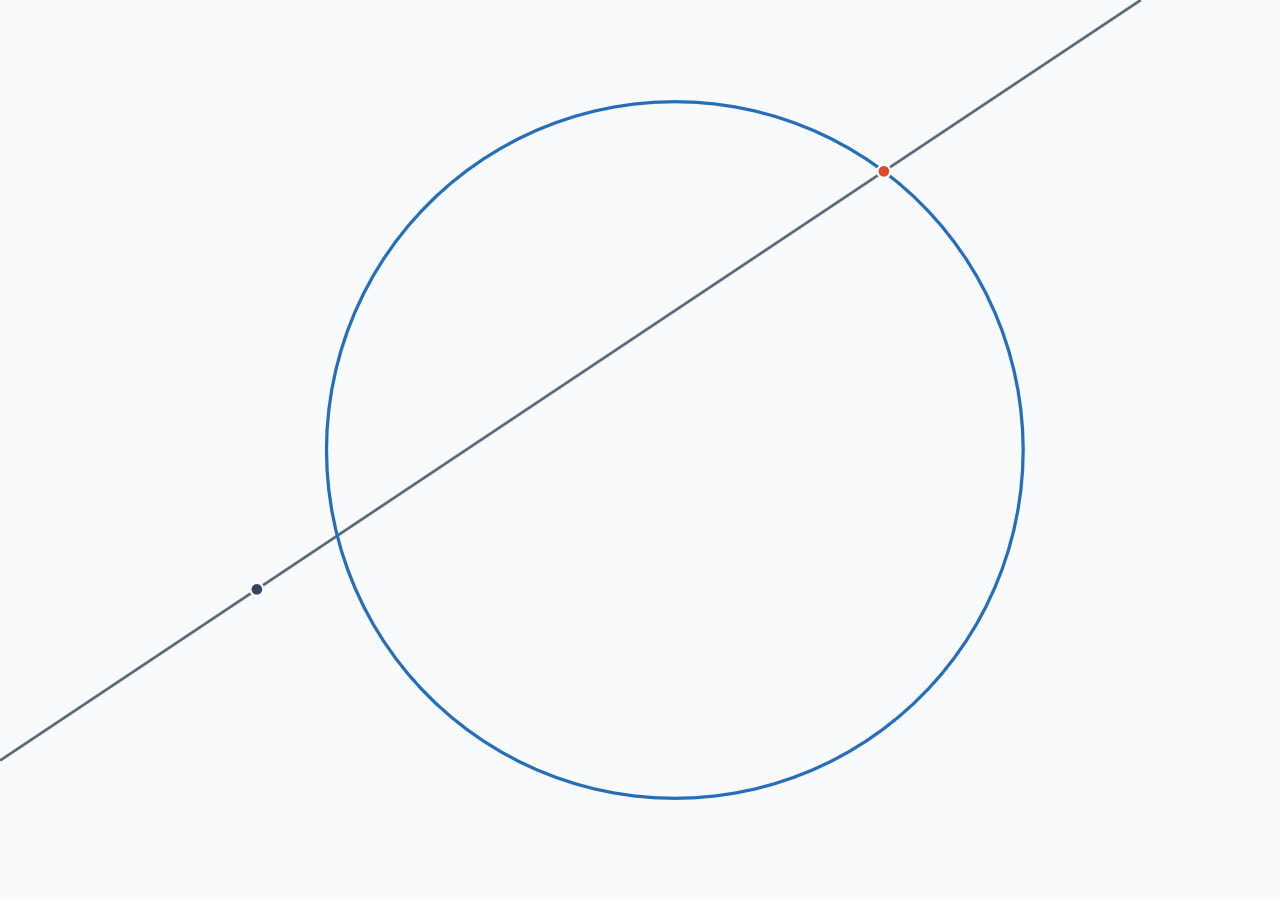
<file: viewport.html>
<!doctypehtml><html lang=en><head><meta charset=utf-8><meta content="width=device-width,initial-scale=1"name=viewport><title>Fokozás</title><style>body,html{margin:0;width:100%;height:100%;overflow:hidden;background:#f9fafc}canvas{display:block;width:100%;height:100%;touch-action:none;cursor:grab}canvas.dragging{cursor:grabbing}canvas:focus{outline:0}canvas:focus-visible{outline:2px solid #276db3;outline-offset:-2px}#error{position:absolute;inset:1rem 1rem auto;padding:1rem;background:#fff;color:#912b27;font:1rem system-ui}#loading{position:absolute;inset:50% 0 auto;margin:0;text-align:center;color:#627184;font:14px system-ui}</style></head><body><canvas aria-label="Drag the gray point freely or the orange point around the circle. The line through them updates as they move. Drag empty space to pan, scroll to zoom. Escape cancels a drag. Arrow keys pan, plus and minus zoom, Home fits the scene."id=canvas tabindex=0></canvas><p id=error role=alert hidden></p><p id=loading role=status>Loading figure…</p><script src=viewport-navigation.js></script><script>var Module={canvas:document.getElementById("canvas"),onRuntimeInitialized:function(){document.getElementById("loading").hidden=!0,initializeViewportNavigation(Module)},onAbort:function(){document.getElementById("loading").hidden=!0;const e=document.getElementById("error");e.textContent="The figure could not be loaded. Please reload the page.",e.hidden=!1}}</script><script src=viewport.js async></script></body></html>
</file>
<file: style.css>
:root{color-scheme:light;--bg:#f7f5f0;--paper:#fffefa;--ink:#262130;--muted:#706779;--line:#ddd6e4;--purple:#773eb6;--wash:#ebe1f4;--dark:#25202f}*{box-sizing:border-box}html{scroll-behavior:smooth;scroll-padding-top:24px}body{margin:0;background:var(--bg);color:var(--ink);font:16px/1.65 system-ui,sans-serif}body[data-theme=dark]{color-scheme:dark;--bg:#191a1e;--paper:#222329;--ink:#e9e6ee;--muted:#b3abbc;--line:#3d3746;--purple:#c197ec;--wash:#33263e;--dark:#e9e6ee}a{color:inherit;text-underline-offset:4px}a:hover{color:var(--purple)}button,select{font:inherit}button,select,.button{cursor:pointer;border:1px solid var(--line);background:var(--paper);color:var(--ink);border-radius:7px;padding:10px 18px}.button{display:inline-flex;align-items:center;gap:20px;text-decoration:none;font-weight:600}.button.primary{background:var(--purple);color:var(--paper);border-color:var(--purple)}body[data-theme=dark] .button.primary{color:#211829}.button:hover,button:hover{filter:brightness(.94)}:focus-visible{outline:3px solid var(--purple);outline-offset:4px}.skip{position:absolute;left:20px;top:-100px}.skip:focus{top:10px;z-index:10;background:var(--paper)}.wrap{max-width:1280px;margin:auto;padding:0 40px}header{display:flex;align-items:center;justify-content:space-between;gap:24px;min-height:100px;border-bottom:1px solid var(--line)}.brand{display:flex;gap:12px;align-items:center;text-decoration:none;font-weight:700;font-size:23px;letter-spacing:-1px}.brand img{width:38px;height:38px}.dark-logo{display:none}body[data-theme=dark] .light-logo{display:none}body[data-theme=dark] .dark-logo{display:block}nav{display:flex;align-items:center;gap:25px;font-size:14px}nav a{text-decoration:none}nav .theme{padding:0;width:36px;height:36px;font-size:20px;display:grid;place-items:center;background:transparent;border-color:transparent}.eyebrow{text-transform:uppercase;letter-spacing:.16em;font-size:11px;font-weight:700;color:var(--purple)}h1,h2,h3,p{margin:0}h1,h2{font-family:Georgia,'Times New Roman',serif;font-weight:400;line-height:1.04;letter-spacing:-.045em}h1{font-size:clamp(54px,6.5vw,88px);max-width:850px}h1 em{color:var(--purple);font-weight:400}h2{font-size:clamp(34px,4vw,48px)}h3{font-size:20px;line-height:1.3;font-weight:600}p{color:var(--muted)}.hero{display:grid;grid-template-columns:1fr 1.05fr;gap:60px;padding:80px 0 68px;align-items:center}.hero>*{min-width:0}.hero h1{margin:18px 0 24px}.hero p{max-width:460px;font-size:17px}.actions{display:flex;gap:12px;flex-wrap:wrap;margin-top:28px}.hero-figure{background:var(--wash);padding:18px;transform:rotate(1deg);border-radius:12px}.hero-figure fokozas-viewport{--fokozas-height:400px}.figure-caption{display:flex;justify-content:space-between;gap:12px;font-size:12px;color:var(--muted);padding:12px 3px 0}.section{padding:58px 0;border-top:1px solid var(--line)}.section-heading{display:flex;justify-content:space-between;align-items:end;gap:35px;margin-bottom:30px}.section-heading p{max-width:460px}.section-heading .eyebrow{margin-bottom:12px}.paths{display:grid;grid-template-columns:repeat(3,1fr);gap:30px}.path{border-top:2px solid var(--purple);padding-top:18px}.path .number{font:italic 28px Georgia;color:var(--purple)}.path h3{margin:12px 0}.path p{font-size:14px;min-height:76px}.path a{display:inline-block;margin-top:18px;font-size:14px;font-weight:600}.gallery-grid{display:grid;grid-template-columns:repeat(3,minmax(0,1fr));gap:32px 24px}.construction fokozas-viewport{--fokozas-height:285px}.construction h3{margin-top:16px}.construction p{font-size:14px;margin:8px 0}.tag{font-size:10px;letter-spacing:.12em;text-transform:uppercase;color:var(--purple)}.feature-band{padding:36px;background:var(--wash);display:flex;align-items:center;justify-content:space-between;gap:24px;border-radius:12px}.feature-band p{max-width:630px;margin-top:16px}.download-grid{display:grid;grid-template-columns:repeat(auto-fit,minmax(min(100%,280px),1fr));gap:24px}.download{display:flex;flex-direction:column;align-items:flex-start;padding:28px;border:1px solid var(--line);background:var(--paper);border-radius:10px}.download h3{font-size:24px}.download p{font-size:14px;margin:12px 0}.download .availability{font-size:12px;min-height:40px;margin-top:auto;padding-top:12px}.download a[hidden]{display:none}.note{font-size:13px;margin-top:22px}.intro{padding:60px 0 40px}.intro h1{font-size:clamp(44px,6vw,72px);margin:15px 0 22px}.intro p{max-width:760px}.controls{display:flex;gap:16px;align-items:center;flex-wrap:wrap;padding:20px 0;border-block:1px solid var(--line);margin:0 0 28px}.controls label{display:flex;align-items:center;gap:10px}.metrics{margin-left:auto;font-size:13px;color:var(--muted)}.wall{display:grid;grid-template-columns:repeat(auto-fill,minmax(330px,1fr));gap:16px}.wall.dense{grid-template-columns:repeat(auto-fill,minmax(265px,1fr))}.wall fokozas-viewport{--fokozas-height:230px;min-height:230px}.wall.dense fokozas-viewport{--fokozas-height:220px}.article{max-width:820px;margin:auto}.article h2{margin:48px 0 20px}.article p{margin:20px 0}.article fokozas-viewport{--fokozas-height:430px}.article .formula{padding:20px;background:var(--wash);color:var(--ink);font:24px Georgia;text-align:center;border-radius:8px}.notebook{display:grid;grid-template-columns:1fr 1fr;gap:24px}.notebook .construction{border:1px solid var(--line);padding:18px;background:var(--paper)}pre{background:var(--paper);border:1px solid var(--line);border-radius:8px;padding:20px;overflow:auto;font:13px/1.7 monospace}footer{margin-top:60px;padding:26px 0 40px;border-top:1px solid var(--line);display:flex;justify-content:space-between;gap:20px;font-size:12px;color:var(--muted)}footer a{margin-left:18px}body[data-theme=dark] .hero-figure{background:#30263b}@media(max-width:950px){.hero{gap:28px}.gallery-grid{grid-template-columns:repeat(2,minmax(0,1fr))}.hero-figure fokozas-viewport{--fokozas-height:340px}.section-heading{align-items:start;flex-direction:column;gap:18px}nav{gap:14px}}@media(max-width:680px){.wrap{padding:0 20px}header{align-items:start;gap:16px;padding:20px 0;flex-direction:column}nav{flex-wrap:wrap;gap:16px}.hero{grid-template-columns:1fr;padding:44px 0;gap:36px}.hero-figure{transform:none;padding:10px}.hero-figure fokozas-viewport{--fokozas-height:320px}.paths,.gallery-grid,.download-grid,.notebook{grid-template-columns:1fr}.path p{min-height:0}.feature-band{padding:24px;align-items:start;flex-direction:column}.metrics{margin-left:0}.wall,.wall.dense{grid-template-columns:1fr}footer{flex-direction:column}footer a{margin:0 18px 0 0}.article fokozas-viewport{--fokozas-height:340px}}@media(prefers-reduced-motion:reduce){html{scroll-behavior:auto}}
</file>
